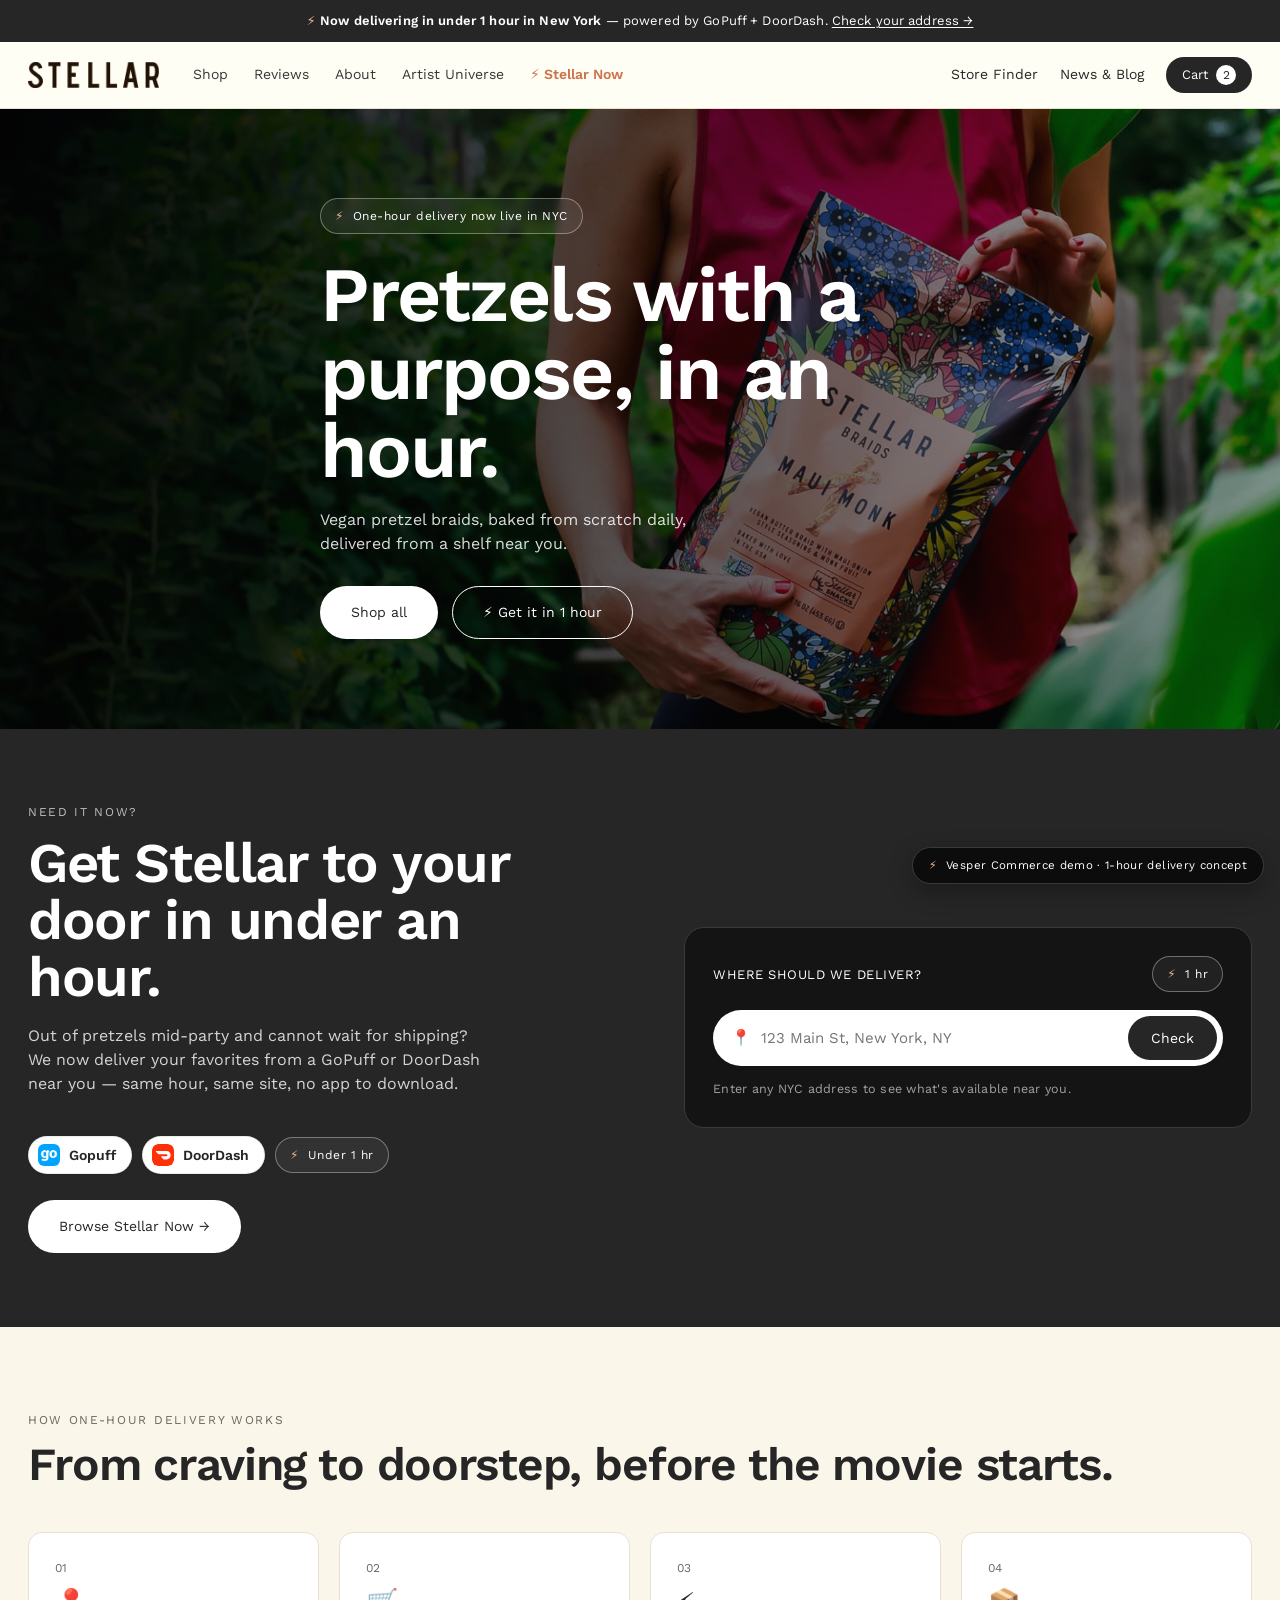
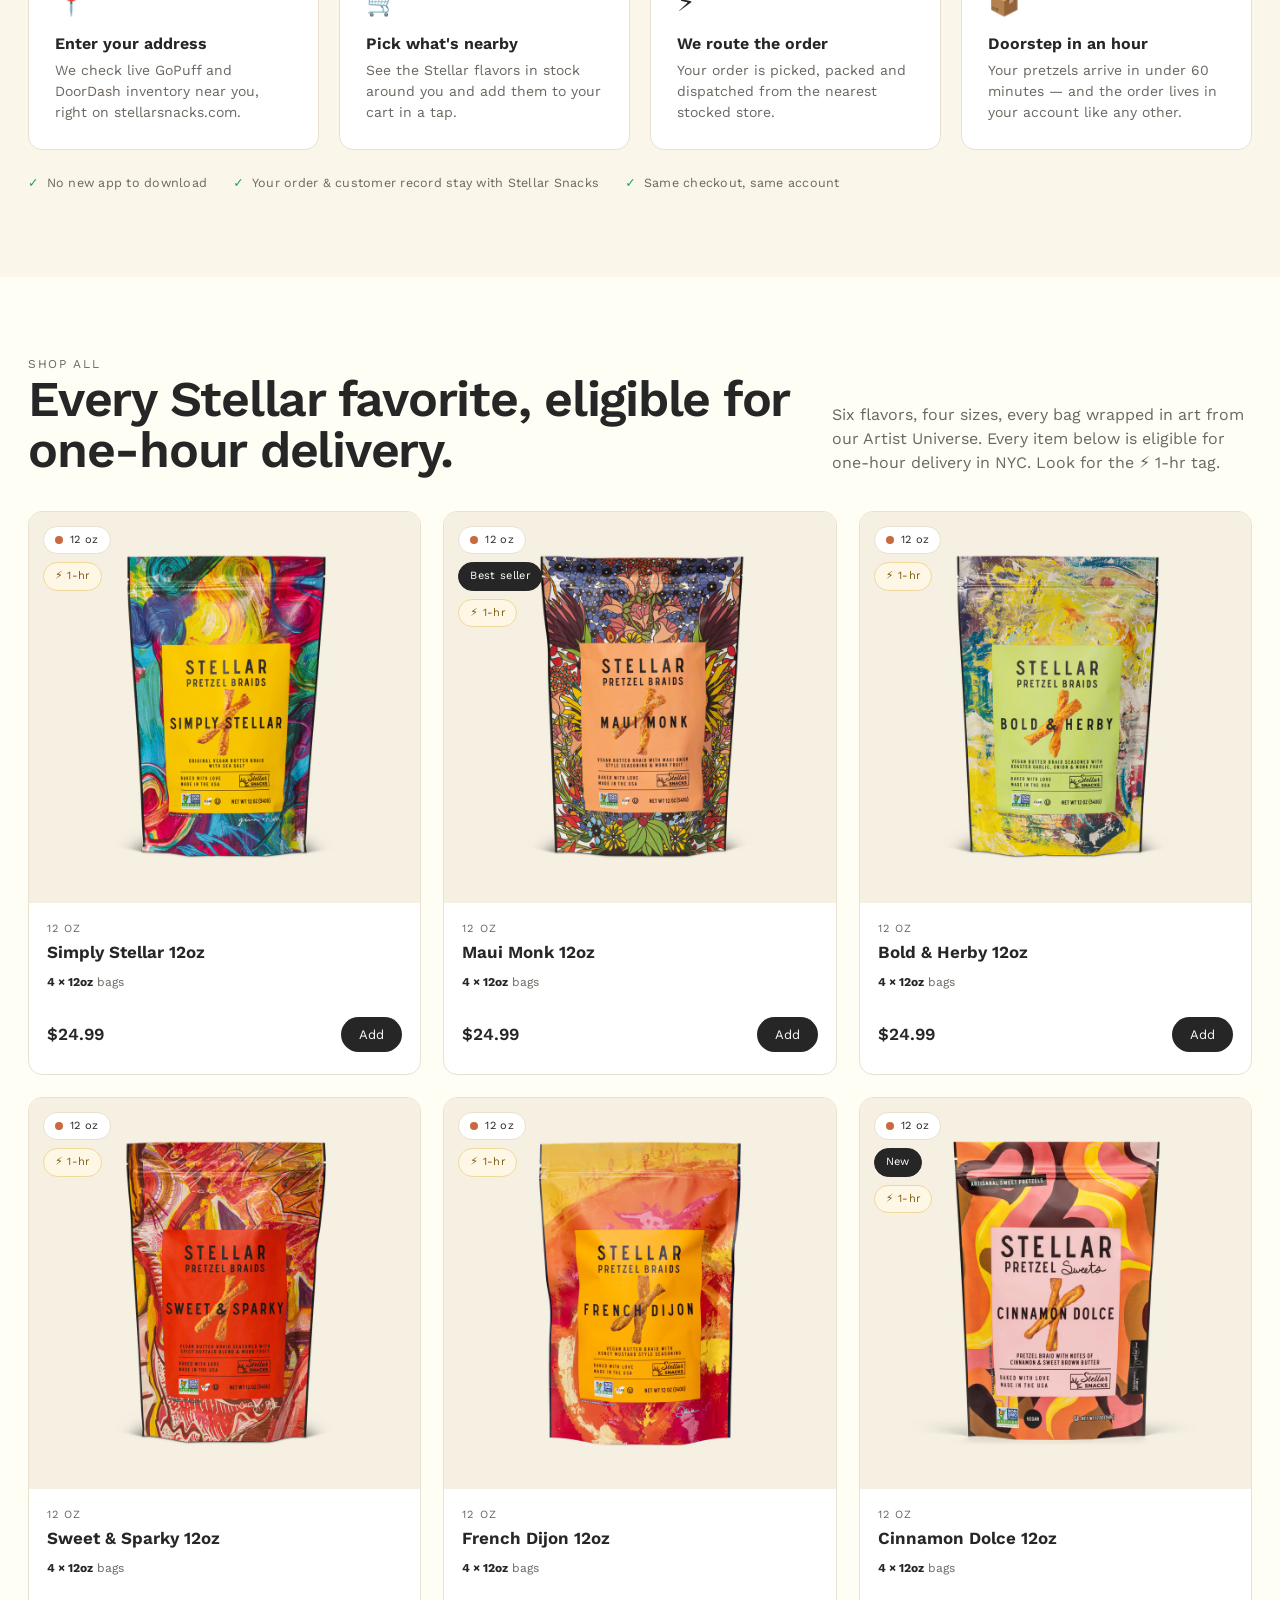
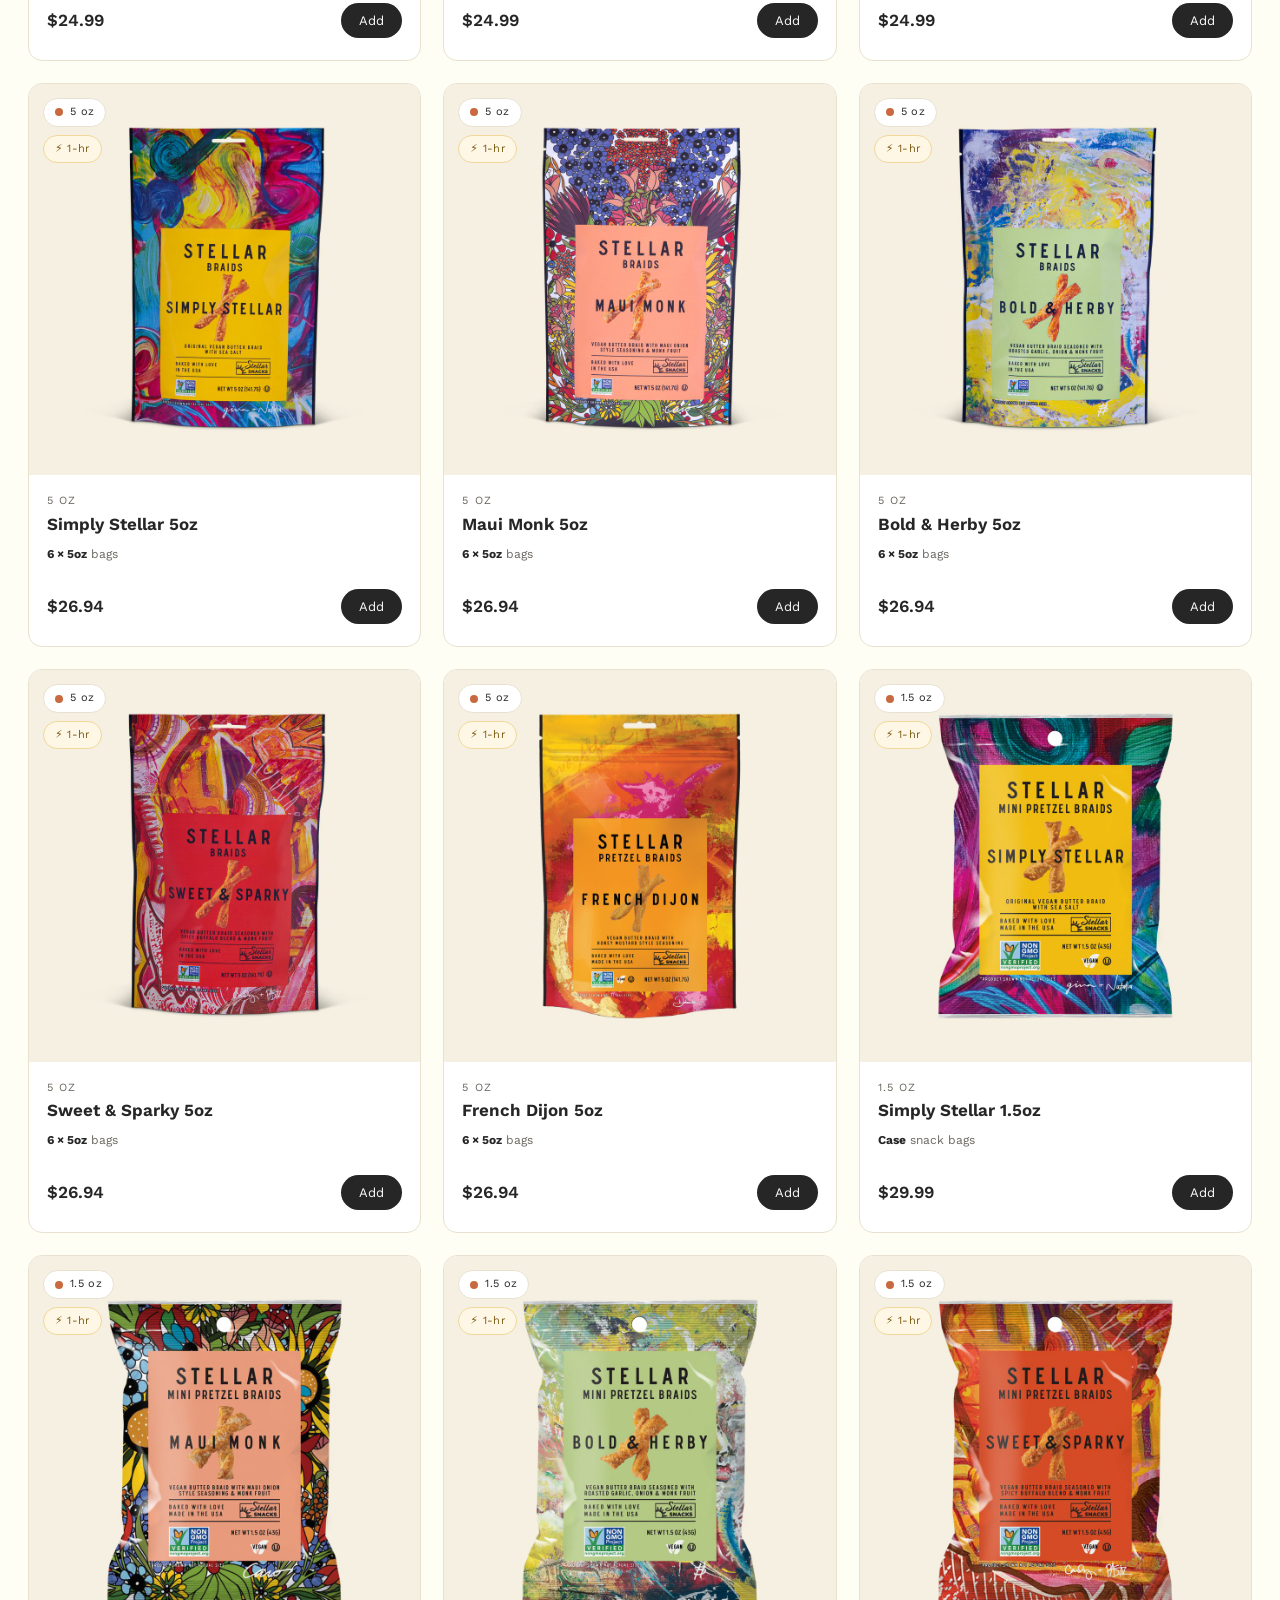
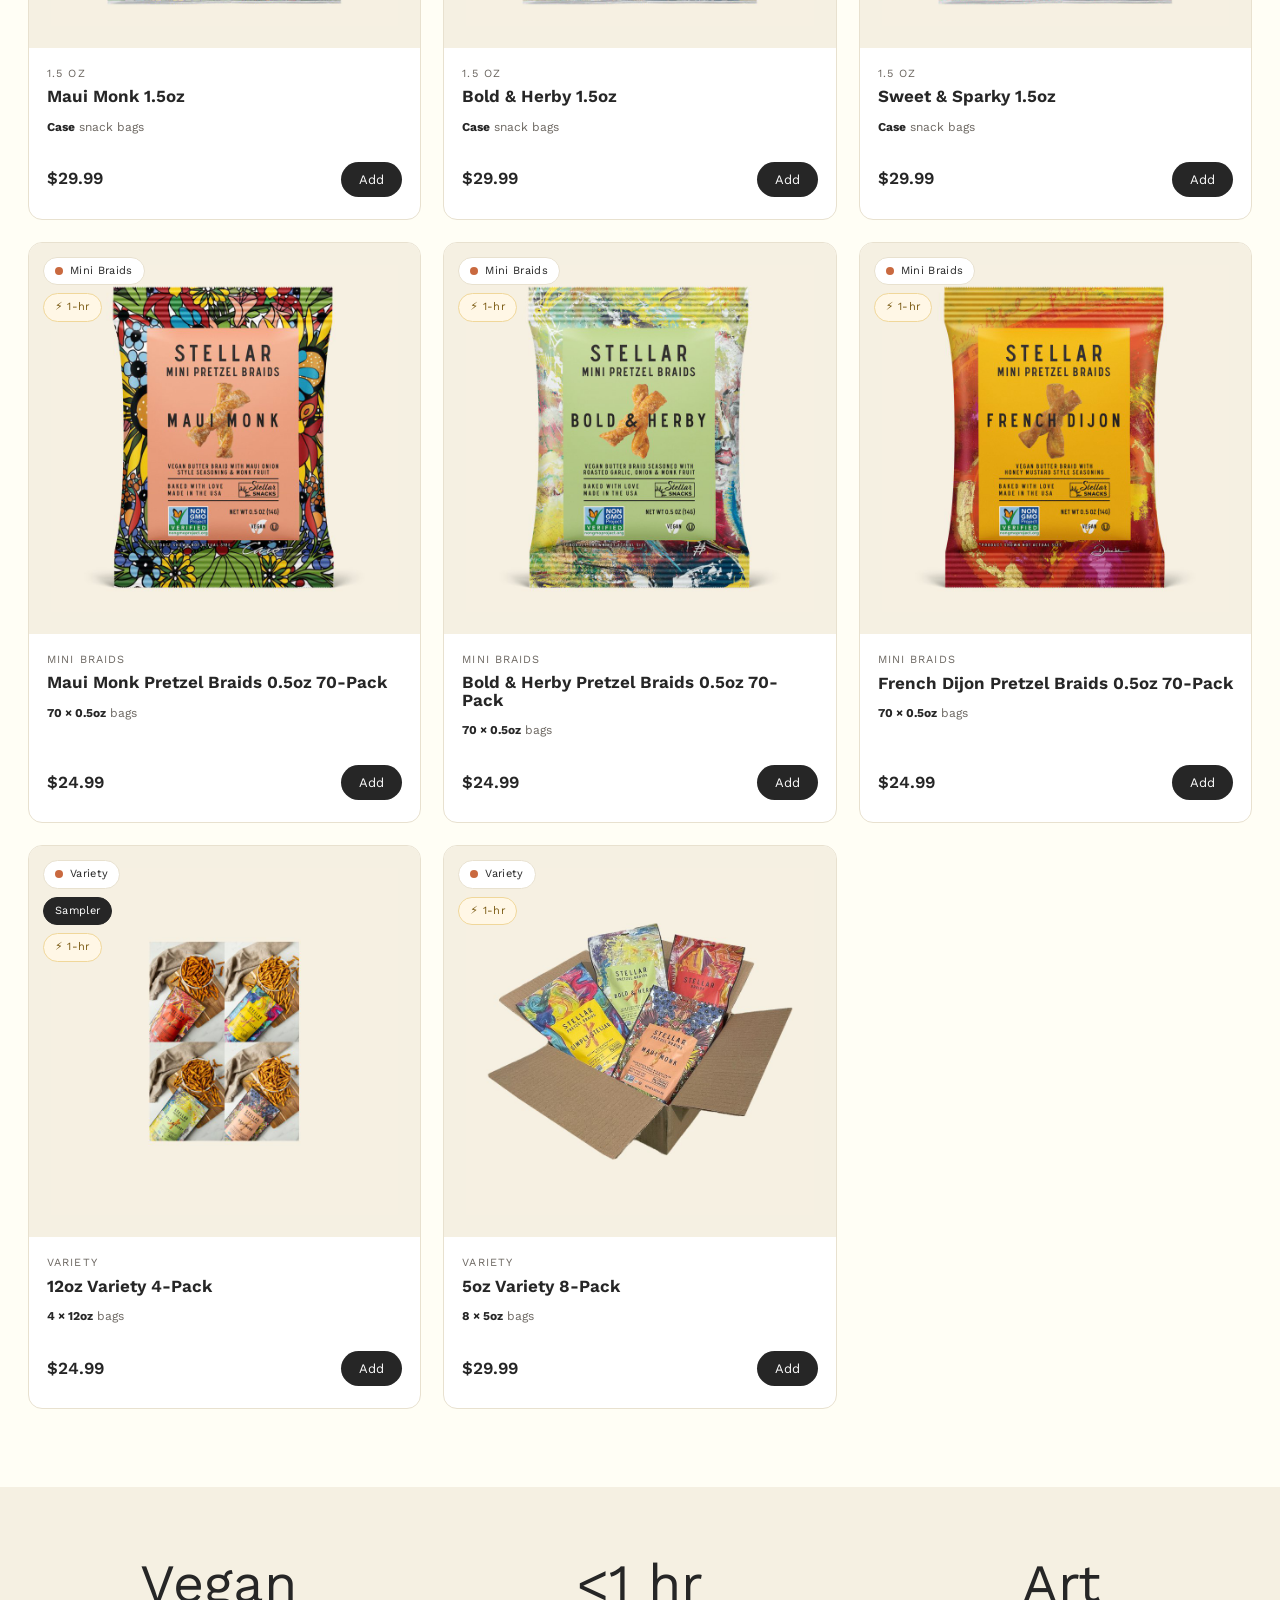
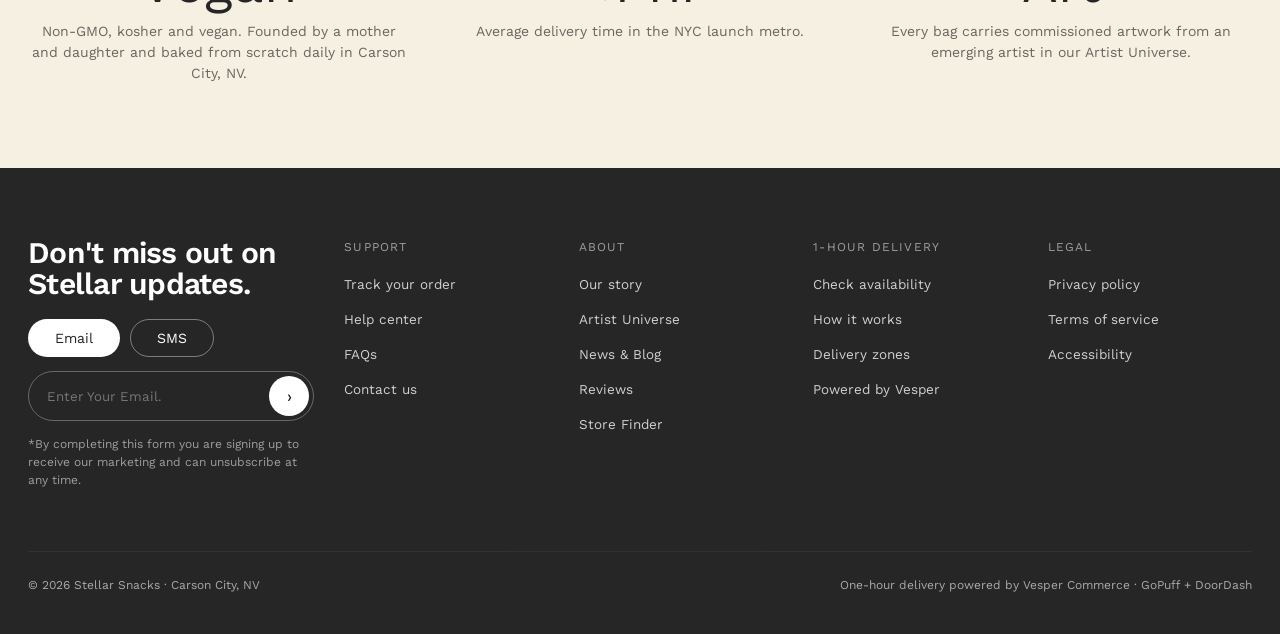
<file: index.html>
<!doctype html>
<html lang="en">
<head>
<meta charset="utf-8" />
<meta name="viewport" content="width=device-width, initial-scale=1" />
<title>Stellar Snacks — now with one-hour delivery</title>
<meta name="description" content="Stellar Snacks vegan pretzel braids, delivered in about an hour via GoPuff and DoorDash." />
<link rel="preconnect" href="https://fonts.googleapis.com" />
<link rel="preconnect" href="https://fonts.gstatic.com" crossorigin />
<link href="https://fonts.googleapis.com/css2?family=Work+Sans:wght@400;500;600;700&display=swap" rel="stylesheet" />
<link rel="stylesheet" href="styles.css" />
<link rel="icon" href="assets/p1.jpg" />
</head>
<body>

<!-- Announcement -->
<div class="announce">
  <span class="bolt">⚡</span> <b>Now delivering in under 1 hour in New York</b> — powered by GoPuff + DoorDash. <a href="#onehour">Check your address →</a>
</div>

<!-- Header -->
<header class="header">
  <nav class="nav">
    <a class="brand" href="index.html"><img class="brand-logo" src="assets/logo.png" alt="Stellar Snacks" /></a>
    <div class="nav-links">
      <a href="index.html#shop">Shop</a>
      <a href="#">Reviews</a>
      <a href="#">About</a>
      <a href="#">Artist Universe</a>
      <a href="stellarsnacks-now.html" style="color:var(--gold);font-weight:600">⚡ Stellar Now</a>
    </div>
    <div class="nav-right">
      <a class="hide-sm" href="#">Store Finder</a>
      <a class="hide-sm" href="#">News &amp; Blog</a>
      <button class="hamburger" onclick="openMenu()" aria-label="Open menu"><svg viewBox="0 0 24 24" fill="none" stroke="currentColor" stroke-width="2" stroke-linecap="round"><line x1="3" y1="6" x2="21" y2="6"/><line x1="3" y1="12" x2="21" y2="12"/><line x1="3" y1="18" x2="21" y2="18"/></svg></button>
      <a href="checkout.html" class="cart-pill" onclick="event.preventDefault();openCart()">Cart <span class="cart-count" id="cartCount">2</span></a>
    </div>
  </nav>
</header>

<!-- Hero -->
<section class="hero">
  <div class="hero-media" style="background-image:linear-gradient(100deg,rgba(6,8,14,.62) 0%,rgba(6,8,14,.30) 48%,rgba(6,8,14,.12) 100%),url('assets/hero.jpg');background-size:cover;background-position:center"></div>
  <div class="wrap hero-inner">
    <div class="delivery-badge" style="margin-bottom:22px"><span class="bolt">⚡</span> One-hour delivery now live in NYC</div>
    <h1 class="serif">Pretzels with a purpose, in an hour.</h1>
    <p class="sub">Vegan pretzel braids, baked from scratch daily, delivered from a shelf near you.</p>
    <div class="hero-cta">
      <a href="#shop" class="btn btn-white">Shop all</a>
      <a href="#onehour" class="btn btn-outline" style="color:#fff">⚡ Get it in 1 hour</a>
    </div>
  </div>
</section>

<!-- ===== SIGNATURE 1-HOUR DELIVERY BAND ===== -->
<section class="delivery-band" id="onehour">
  <div class="wrap grid">
    <div>
      <div class="eyebrow" style="color:rgba(255,255,255,.7)">Need it now?</div>
      <h2 class="serif" style="margin-top:14px">Get Stellar to your door in under an hour.</h2>
      <p class="lede">Out of pretzels mid-party and cannot wait for shipping? We now deliver your favorites from a GoPuff or DoorDash near you — same hour, same site, no app to download.</p>
      <div class="retailer-chips" style="margin-top:24px">
        <span class="chip"><img class="logo" src="assets/gopuff-icon.png" alt="GoPuff" /> Gopuff</span>
        <span class="chip"><img class="logo" src="assets/doordash-icon.svg" alt="DoorDash" /> DoorDash</span>
        <span class="delivery-badge"><span class="bolt">⚡</span> Under 1 hr</span>
      </div>
      <div style="margin-top:26px">
        <a href="stellarsnacks-now.html" class="btn btn-white">Browse Stellar Now →</a>
      </div>
    </div>

    <div class="addr-card">
      <div class="row-top">
        <div style="font-family:var(--mono);font-size:13px;letter-spacing:.04em">WHERE SHOULD WE DELIVER?</div>
        <div class="delivery-badge"><span class="bolt">⚡</span> 1 hr</div>
      </div>
      <div class="addr-field">
        <span aria-hidden="true">📍</span>
        <input id="addrInput" type="text" placeholder="123 Main St, New York, NY" />
        <button class="btn btn-dark" onclick="checkAvailability()">Check</button>
      </div>
      <div class="addr-note">Enter any NYC address to see what's available near you.</div>

      <div class="avail-result" id="availResult">
        <div class="avail-head"><span>✓</span> Available near you — delivered in under 1 hour</div>
        <div class="mini-prod">
          <img src="assets/p7.jpg" alt="" />
          <div class="info"><div class="name">Maui Monk · 5oz bag</div><div class="meta">Single bag · $4.99</div></div>
          <button class="mini-add" onclick="addToCart()">Add</button>
        </div>
        <div class="mini-prod">
          <img src="assets/p6.jpg" alt="" />
          <div class="info"><div class="name">Simply Stellar · 5oz bag</div><div class="meta">Single bag · $4.99</div></div>
          <button class="mini-add" onclick="addToCart()">Add</button>
        </div>
        <div class="mini-prod">
          <img src="assets/p14.jpg" alt="" />
          <div class="info"><div class="name">Sweet &amp; Sparky · 1.5oz <span style="opacity:.6">(trial)</span></div><div class="meta">Snack bag · $1.99</div></div>
          <button class="mini-add" onclick="addToCart()">Add</button>
        </div>
        <a href="checkout.html" class="btn btn-white btn-block" style="margin-top:16px">View cart · check out →</a>
      </div>
    </div>
  </div>
</section>

<!-- How it works -->
<section class="how">
  <div class="wrap">
    <div class="eyebrow">How one-hour delivery works</div>
    <h2 class="serif" style="font-size:clamp(30px,3.6vw,46px);margin-top:12px">From craving to doorstep, before the movie starts.</h2>
    <div class="steps">
      <div class="step"><div class="num">01</div><div class="icon">📍</div><h3>Enter your address</h3><p>We check live GoPuff and DoorDash inventory near you, right on stellarsnacks.com.</p></div>
      <div class="step"><div class="num">02</div><div class="icon">🛒</div><h3>Pick what's nearby</h3><p>See the Stellar flavors in stock around you and add them to your cart in a tap.</p></div>
      <div class="step"><div class="num">03</div><div class="icon">⚡</div><h3>We route the order</h3><p>Your order is picked, packed and dispatched from the nearest stocked store.</p></div>
      <div class="step"><div class="num">04</div><div class="icon">📦</div><h3>Doorstep in an hour</h3><p>Your pretzels arrive in under 60 minutes — and the order lives in your account like any other.</p></div>
    </div>
    <div class="assurance">
      <span><span class="tick">✓</span> No new app to download</span>
      <span><span class="tick">✓</span> Your order &amp; customer record stay with Stellar Snacks</span>
      <span><span class="tick">✓</span> Same checkout, same account</span>
    </div>
  </div>
</section>

<!-- Product grid -->
<section class="section" id="shop">
  <div class="wrap">
    <div class="section-head">
      <div>
        <div class="eyebrow">Shop all</div>
        <h2 class="serif">Every Stellar favorite, eligible for one-hour delivery.</h2>
      </div>
      <p>Six flavors, four sizes, every bag wrapped in art from our Artist Universe. Every item below is eligible for one-hour delivery in NYC. Look for the <span style="white-space:nowrap">⚡ 1-hr</span> tag.</p>
    </div>

    <div class="prod-grid" id="prodGrid">
      <!-- cards injected by app.js -->
    </div>
  </div>
</section>

<!-- Value strip -->
<section class="value-strip">
  <div class="wrap value-grid">
    <div><div class="big">Vegan</div><p>Non-GMO, kosher and vegan. Founded by a mother and daughter and baked from scratch daily in Carson City, NV.</p></div>
    <div><div class="big">&lt;1 hr</div><p>Average delivery time in the NYC launch metro.</p></div>
    <div><div class="big">Art</div><p>Every bag carries commissioned artwork from an emerging artist in our Artist Universe.</p></div>
  </div>
</section>

<!-- Footer -->
<footer class="footer">
  <div class="wrap">
    <div class="top">
      <div class="updates">
        <h3 class="serif">Don't miss out on Stellar updates.</h3>
        <div class="toggle">
          <button class="btn btn-white">Email</button>
          <button class="btn btn-outline" style="color:#fff">SMS</button>
        </div>
        <div class="subscribe"><input placeholder="Enter Your Email." /><button>›</button></div>
        <p style="font-size:12px;opacity:.55;margin-top:14px;max-width:320px">*By completing this form you are signing up to receive our marketing and can unsubscribe at any time.</p>
      </div>
      <div><div class="colhead">Support</div><ul><li><a href="#">Track your order</a></li><li><a href="#">Help center</a></li><li><a href="#">FAQs</a></li><li><a href="#">Contact us</a></li></ul></div>
      <div><div class="colhead">About</div><ul><li><a href="#">Our story</a></li><li><a href="#">Artist Universe</a></li><li><a href="#">News &amp; Blog</a></li><li><a href="#">Reviews</a></li><li><a href="#">Store Finder</a></li></ul></div>
      <div><div class="colhead">1-Hour Delivery</div><ul><li><a href="#onehour">Check availability</a></li><li><a href="#onehour">How it works</a></li><li><a href="#">Delivery zones</a></li><li><a href="#">Powered by Vesper</a></li></ul></div>
      <div><div class="colhead">Legal</div><ul><li><a href="#">Privacy policy</a></li><li><a href="#">Terms of service</a></li><li><a href="#">Accessibility</a></li></ul></div>
    </div>
    <div class="base"><span>© 2026 Stellar Snacks · Carson City, NV</span><span>One-hour delivery powered by Vesper Commerce · GoPuff + DoorDash</span></div>
  </div>
</footer>

<div class="demo-ribbon"><span class="bolt">⚡</span> Vesper Commerce demo · 1-hour delivery concept</div>

<script src="app.js"></script>
</body>
</html>
</file>
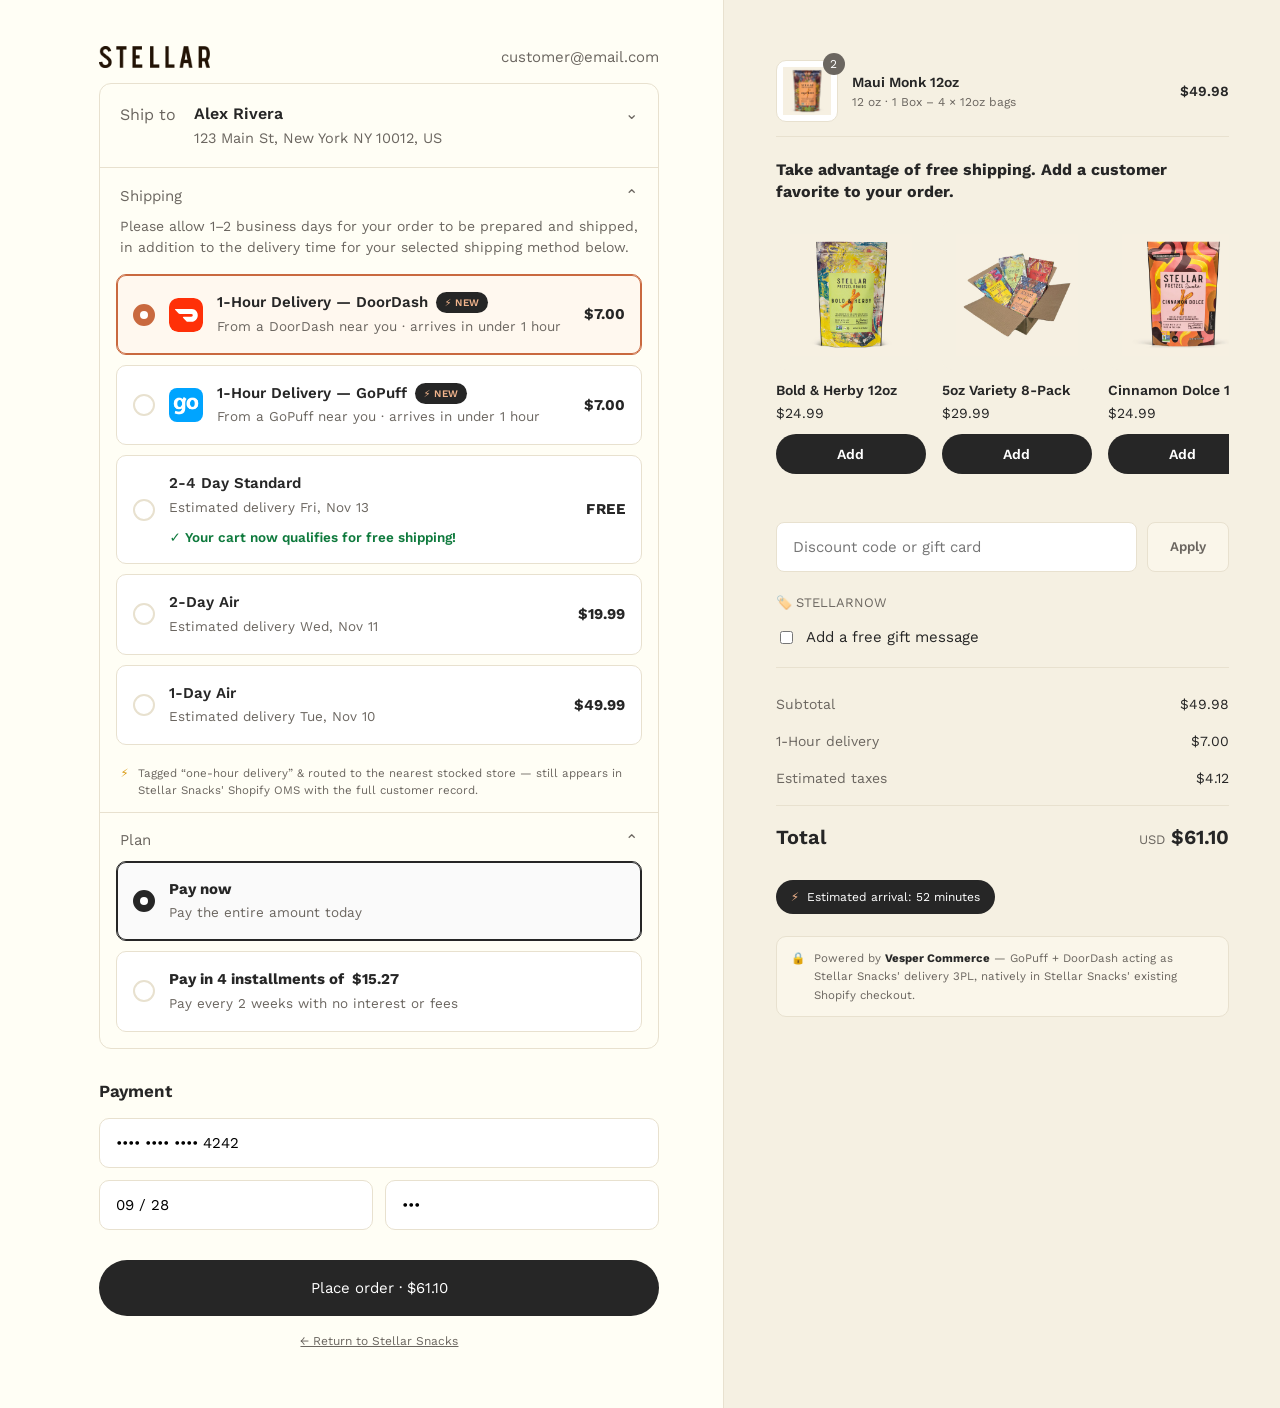
<file: checkout.html>
<!doctype html>
<html lang="en">
<head>
<meta charset="utf-8" />
<meta name="viewport" content="width=device-width, initial-scale=1" />
<title>Checkout | Stellar Snacks</title>
<link rel="preconnect" href="https://fonts.googleapis.com" />
<link rel="preconnect" href="https://fonts.gstatic.com" crossorigin />
<link href="https://fonts.googleapis.com/css2?family=Work+Sans:wght@400;500;600;700&display=swap" rel="stylesheet" />
<link rel="stylesheet" href="styles.css" />
<link rel="icon" href="assets/p1.jpg" />
</head>
<body>

<div class="checkout">
  <!-- LEFT -->
  <div class="co-left">
    <div class="inner">
      <div class="co-topbar">
        <a href="index.html" class="co-logo"><img src="assets/logo.png" alt="Stellar Snacks" style="height:22px;width:auto" /></a>
        <span class="email">customer@email.com</span>
      </div>

      <!-- Ship to -->
      <div class="co-card">
        <div class="ship-to">
          <span class="k">Ship to</span>
          <span class="v"><b>Alex Rivera</b><div>123 Main St, New York NY 10012, US</div></span>
          <span class="chev">⌄</span>
        </div>

        <!-- Shipping -->
        <div class="co-block">
          <div class="bh"><span class="t">Shipping</span><span class="chev" style="color:var(--gray)">⌃</span></div>
          <div class="note">Please allow 1–2 business days for your order to be prepared and shipped, in addition to the delivery time for your selected shipping method below.</div>
          <div class="opts" id="shipOpts">

            <!-- 1-hour delivery options (the Vesper addition) -->
            <label class="co-opt onehr selected" data-cost="7.00" data-label="1-Hour delivery" onclick="selectShip(this)">
              <span class="radio"></span>
              <span class="ret"><img src="assets/doordash-icon.svg" alt="DoorDash" /></span>
              <span class="body">
                <span class="n">1-Hour Delivery — DoorDash <span class="badge-1hr">⚡ NEW</span></span>
                <span class="d">From a DoorDash near you · arrives in under 1 hour</span>
              </span>
              <span class="amt">$7.00</span>
            </label>

            <label class="co-opt onehr" data-cost="7.00" data-label="1-Hour delivery" onclick="selectShip(this)">
              <span class="radio"></span>
              <span class="ret"><img src="assets/gopuff-icon.png" alt="GoPuff" /></span>
              <span class="body">
                <span class="n">1-Hour Delivery — GoPuff <span class="badge-1hr">⚡ NEW</span></span>
                <span class="d">From a GoPuff near you · arrives in under 1 hour</span>
              </span>
              <span class="amt">$7.00</span>
            </label>

            <!-- standard Stellar Snacks shipping tiers -->
            <label class="co-opt" data-cost="0" data-label="2-4 Day Standard" onclick="selectShip(this)">
              <span class="radio"></span>
              <span class="body">
                <span class="n">2-4 Day Standard</span>
                <span class="d">Estimated delivery Fri, Nov 13</span>
                <span class="free-ok">✓ Your cart now qualifies for free shipping!</span>
              </span>
              <span class="amt free">FREE</span>
            </label>

            <label class="co-opt" data-cost="19.99" data-label="2-Day Air" onclick="selectShip(this)">
              <span class="radio"></span>
              <span class="body">
                <span class="n">2-Day Air</span>
                <span class="d">Estimated delivery Wed, Nov 11</span>
              </span>
              <span class="amt">$19.99</span>
            </label>

            <label class="co-opt" data-cost="49.99" data-label="1-Day Air" onclick="selectShip(this)">
              <span class="radio"></span>
              <span class="body">
                <span class="n">1-Day Air</span>
                <span class="d">Estimated delivery Tue, Nov 10</span>
              </span>
              <span class="amt">$49.99</span>
            </label>

          </div>
          <div class="note" id="routeNote" style="display:flex;gap:9px;color:var(--gray);font-family:var(--mono);font-size:11.5px">
            <span style="color:#d99a12">⚡</span>
            <span>Tagged “one-hour delivery” &amp; routed to the nearest stocked store — still appears in Stellar Snacks' Shopify OMS with the full customer record.</span>
          </div>
        </div>

        <!-- Plan -->
        <div class="co-block co-plan">
          <div class="bh"><span class="t">Plan</span><span class="chev" style="color:var(--gray)">⌃</span></div>
          <div class="opts" id="planOpts">
            <label class="co-opt selected" onclick="selectPlan(this)">
              <span class="radio"></span>
              <span class="body"><span class="n">Pay now</span><span class="d">Pay the entire amount today</span></span>
            </label>
            <label class="co-opt" onclick="selectPlan(this)">
              <span class="radio"></span>
              <span class="body"><span class="n">Pay in 4 installments of <span id="instAmt">$15.28</span></span><span class="d">Pay every 2 weeks with no interest or fees</span></span>
            </label>
          </div>
        </div>
      </div>

      <!-- Payment -->
      <div class="co-section-title">Payment</div>
      <input class="co-field" placeholder="Card number" value="•••• •••• •••• 4242" />
      <div class="co-row">
        <input class="co-field" placeholder="Expiration (MM/YY)" value="09 / 28" />
        <input class="co-field" placeholder="Security code" value="•••" />
      </div>

      <button class="btn btn-dark btn-block btn-lg" id="placeBtn" style="margin-top:18px" onclick="placeOrder()">Place order · $61.10</button>
      <p style="font-size:12px;color:var(--gray);text-align:center;margin-top:16px"><a href="index.html" style="text-decoration:underline">← Return to Stellar Snacks</a></p>
    </div>
  </div>

  <!-- RIGHT: order summary -->
  <div class="co-right">
    <div class="inner">
      <div class="os-item">
        <div class="im"><img src="assets/p1.jpg" alt="" /><span class="q">2</span></div>
        <div class="nm"><div class="t">Maui Monk 12oz</div><div class="s">12 oz · 1 Box – 4 × 12oz bags</div></div>
        <div class="pr">$49.98</div>
      </div>

      <!-- upsell rail -->
      <div class="upsell-title">Take advantage of free shipping. Add a customer favorite to your order.</div>
      <div class="upsell-rail">
        <div class="upsell-card"><div class="im"><img src="assets/p2.jpg" alt="" /></div><div class="nm">Bold &amp; Herby 12oz</div><div class="pr">$24.99</div><button class="add" onclick="addToCart()">Add</button></div>
        <div class="upsell-card"><div class="im"><img src="assets/p19.jpg" alt="" /></div><div class="nm">5oz Variety 8-Pack</div><div class="pr">$29.99</div><button class="add" onclick="addToCart()">Add</button></div>
        <div class="upsell-card"><div class="im"><img src="assets/p5.jpg" alt="" /></div><div class="nm">Cinnamon Dolce 12oz</div><div class="pr">$24.99</div><button class="add" onclick="addToCart()">Add</button></div>
        <div class="upsell-card"><div class="im"><img src="assets/p16.jpg" alt="" /></div><div class="nm">Bold &amp; Herby Mini Braids 70-Pack</div><div class="pr">$24.99</div><button class="add" onclick="addToCart()">Add</button></div>
      </div>

      <!-- discount -->
      <div class="co-discount">
        <input placeholder="Discount code or gift card" />
        <button>Apply</button>
      </div>
      <div class="co-discount-tag">🏷️ STELLARNOW</div>
      <div class="co-gift"><input type="checkbox" /> Add a free gift message</div>

      <!-- totals -->
      <div class="os-line"><span class="muted">Subtotal</span><span>$49.98</span></div>
      <div class="os-line"><span class="muted" id="sumShipLabel">1-Hour delivery</span><span id="sumShip">$7.00</span></div>
      <div class="os-line"><span class="muted">Estimated taxes</span><span>$4.12</span></div>
      <div class="os-line total"><span>Total</span><span><span style="font-size:13px;color:var(--gray);font-weight:400;margin-right:6px">USD</span><span id="sumTotal">$61.10</span></span></div>

      <div class="eta-badge" style="margin-top:20px"><span class="bolt">⚡</span> Estimated arrival: 52 minutes</div>
      <div class="co-note" style="margin-top:8px;border-style:solid"><span>🔒</span> <span>Powered by <b>Vesper Commerce</b> — GoPuff + DoorDash acting as Stellar Snacks' delivery 3PL, natively in Stellar Snacks' existing Shopify checkout.</span></div>
    </div>
  </div>
</div>

<script src="app.js"></script>
</body>
</html>
</file>
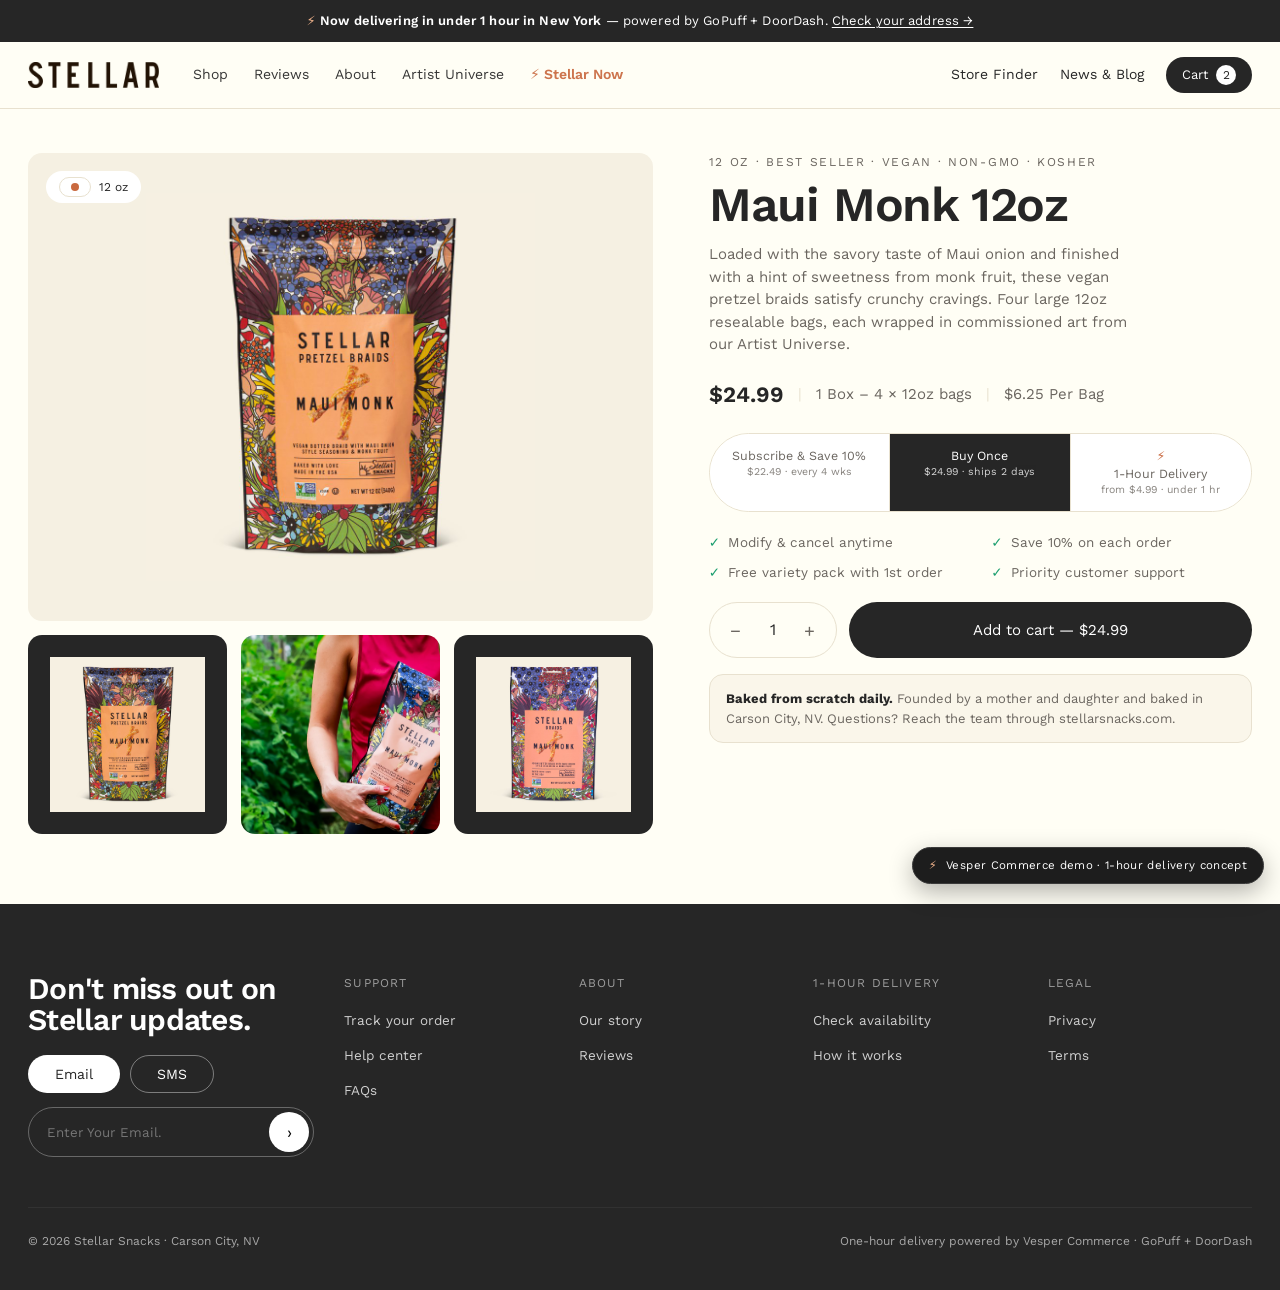
<file: product.html>
<!doctype html>
<html lang="en">
<head>
<meta charset="utf-8" />
<meta name="viewport" content="width=device-width, initial-scale=1" />
<title>Maui Monk 12oz | Stellar Snacks</title>
<link rel="preconnect" href="https://fonts.googleapis.com" />
<link rel="preconnect" href="https://fonts.gstatic.com" crossorigin />
<link href="https://fonts.googleapis.com/css2?family=Work+Sans:wght@400;500;600;700&display=swap" rel="stylesheet" />
<link rel="stylesheet" href="styles.css" />
<link rel="icon" href="assets/p1.jpg" />
</head>
<body>

<div class="announce">
  <span class="bolt">⚡</span> <b>Now delivering in under 1 hour in New York</b> — powered by GoPuff + DoorDash. <a href="#onehr">Check your address →</a>
</div>

<!-- light header on PDP, like stellarsnacks.com -->
<header class="header light">
  <nav class="nav">
    <a class="brand" href="index.html"><img class="brand-logo" src="assets/logo.png" alt="Stellar Snacks" /></a>
    <div class="nav-links">
      <a href="index.html#shop">Shop</a>
      <a href="#">Reviews</a>
      <a href="#">About</a>
      <a href="#">Artist Universe</a>
      <a href="stellarsnacks-now.html" style="color:var(--gold);font-weight:600">⚡ Stellar Now</a>
    </div>
    <div class="nav-right">
      <a class="hide-sm" href="#">Store Finder</a>
      <a class="hide-sm" href="#">News &amp; Blog</a>
      <button class="hamburger" onclick="openMenu()" aria-label="Open menu"><svg viewBox="0 0 24 24" fill="none" stroke="currentColor" stroke-width="2" stroke-linecap="round"><line x1="3" y1="6" x2="21" y2="6"/><line x1="3" y1="12" x2="21" y2="12"/><line x1="3" y1="18" x2="21" y2="18"/></svg></button>
      <a href="checkout.html" class="cart-pill" onclick="event.preventDefault();openCart()">Cart <span class="cart-count" id="cartCount">2</span></a>
    </div>
  </nav>
</header>

<div class="wrap">
  <div class="pdp">
    <!-- media -->
    <div class="pdp-media">
      <div class="main">
        <div class="line-flag"><span class="tag line gold"><span class="dot"></span></span> 12 oz</div>
        <img src="assets/p1.jpg" alt="Stellar Snacks Maui Monk 12oz pretzel braids bag" />
      </div>
      <div class="thumbs">
        <div><img src="assets/p1.jpg" alt="" /></div>
        <div><img src="assets/hero.jpg" alt="" style="max-height:100%;object-fit:cover;width:100%;height:100%" /></div>
        <div><img src="assets/p7.jpg" alt="" /></div>
      </div>
    </div>

    <!-- info -->
    <div class="pdp-info">
      <div class="eyebrow" style="margin-bottom:10px">12 oz · Best seller · Vegan · Non-GMO · Kosher</div>
      <h1 class="serif">Maui Monk 12oz</h1>
      <p class="desc">Loaded with the savory taste of Maui onion and finished with a hint of sweetness from monk fruit, these vegan pretzel braids satisfy crunchy cravings. Four large 12oz resealable bags, each wrapped in commissioned art from our Artist Universe.</p>

      <div class="price-line">
        <span class="p">$24.99</span>
        <span class="sep">|</span>
        <span class="muted">1 Box – 4 × 12oz bags</span>
        <span class="sep">|</span>
        <span class="muted">$6.25 Per Bag</span>
      </div>

      <!-- purchase modes: Subscribe / Buy Once / 1-Hour Delivery -->
      <div class="buy-modes" id="buyModes">
        <button class="buy-mode" data-mode="subscribe" onclick="setMode('subscribe')">Subscribe &amp; Save 10%<small>$22.49 · every 4 wks</small></button>
        <button class="buy-mode active" data-mode="once" onclick="setMode('once')">Buy Once<small>$24.99 · ships 2 days</small></button>
        <button class="buy-mode onehr" data-mode="onehr" onclick="setMode('onehr')"><span class="bolt">⚡</span> 1-Hour Delivery<small>from $4.99 · under 1 hr</small></button>
      </div>

      <!-- default (subscribe/once) benefits -->
      <div class="benefits" id="stdBenefits">
        <div><span class="tick">✓</span> Modify &amp; cancel anytime</div>
        <div><span class="tick">✓</span> Save 10% on each order</div>
        <div><span class="tick">✓</span> Free variety pack with 1st order</div>
        <div><span class="tick">✓</span> Priority customer support</div>
      </div>

      <!-- 1-hour module, shown when 1-hour mode selected -->
      <div class="onehr-module" id="onehrModule" style="display:none">
        <div class="top">
          <div class="t"><span class="bolt">⚡</span> Need it today? Get it in about an hour.</div>
          <div class="retailer-chips">
            <span class="chip"><img class="logo" src="assets/gopuff-icon.png" alt="GoPuff" /> Gopuff</span>
            <span class="chip"><img class="logo" src="assets/doordash-icon.svg" alt="DoorDash" /> DoorDash</span>
          </div>
        </div>
        <div class="sub">Delivered from a GoPuff or DoorDash near you. Choose a single bag below, perfect for trying Stellar today.</div>
        <div class="addr-field">
          <span aria-hidden="true">📍</span>
          <input id="pdpAddr" type="text" placeholder="123 Main St, New York, NY" />
          <button class="btn btn-dark" onclick="pdpCheck()">Check</button>
        </div>
        <div id="pdpAvail" style="display:none">
          <div class="avail-head" style="margin-top:18px;color:#7ee0c0"><span>✓</span> In stock near you · delivered in ~52 min</div>
          <div class="mini-prod"><img src="assets/p7.jpg" alt=""/><div class="info"><div class="name">Maui Monk 5oz bag</div><div class="meta">Single bag · $4.99</div></div><button class="mini-add" onclick="addToCart()">Add</button></div>
          <div class="mini-prod"><img src="assets/p1.jpg" alt=""/><div class="info"><div class="name">Maui Monk 12oz bag</div><div class="meta">Single bag · $7.49</div></div><button class="mini-add" onclick="addToCart()">Add</button></div>
          <a href="checkout.html" class="btn btn-white btn-block" style="margin-top:14px">Check out · 1-hour delivery →</a>
        </div>
        <div class="pill-note">Order &amp; customer data stay in Stellar Snacks' Shopify — routed to the nearest stocked store automatically.</div>
      </div>

      <!-- qty + add -->
      <div class="qty-row" id="stdBuyRow">
        <div class="qty"><button onclick="qty(-1)">−</button><span id="qtyVal">1</span><button onclick="qty(1)">+</button></div>
        <button class="btn btn-dark add-cta btn-lg" id="addBtn" onclick="addToCart()">Add to cart — $24.99</button>
      </div>

      <div class="guarantee"><b>Baked from scratch daily.</b> Founded by a mother and daughter and baked in Carson City, NV. Questions? Reach the team through stellarsnacks.com.</div>
    </div>
  </div>
</div>

<footer class="footer">
  <div class="wrap">
    <div class="top">
      <div class="updates">
        <h3 class="serif">Don't miss out on Stellar updates.</h3>
        <div class="toggle"><button class="btn btn-white">Email</button><button class="btn btn-outline" style="color:#fff">SMS</button></div>
        <div class="subscribe"><input placeholder="Enter Your Email." /><button>›</button></div>
      </div>
      <div><div class="colhead">Support</div><ul><li><a href="#">Track your order</a></li><li><a href="#">Help center</a></li><li><a href="#">FAQs</a></li></ul></div>
      <div><div class="colhead">About</div><ul><li><a href="#">Our story</a></li><li><a href="#">Reviews</a></li></ul></div>
      <div><div class="colhead">1-Hour Delivery</div><ul><li><a href="index.html#onehour">Check availability</a></li><li><a href="index.html#onehour">How it works</a></li></ul></div>
      <div><div class="colhead">Legal</div><ul><li><a href="#">Privacy</a></li><li><a href="#">Terms</a></li></ul></div>
    </div>
    <div class="base"><span>© 2026 Stellar Snacks · Carson City, NV</span><span>One-hour delivery powered by Vesper Commerce · GoPuff + DoorDash</span></div>
  </div>
</footer>

<div class="demo-ribbon"><span class="bolt">⚡</span> Vesper Commerce demo · 1-hour delivery concept</div>

<script src="app.js"></script>
</body>
</html>
</file>
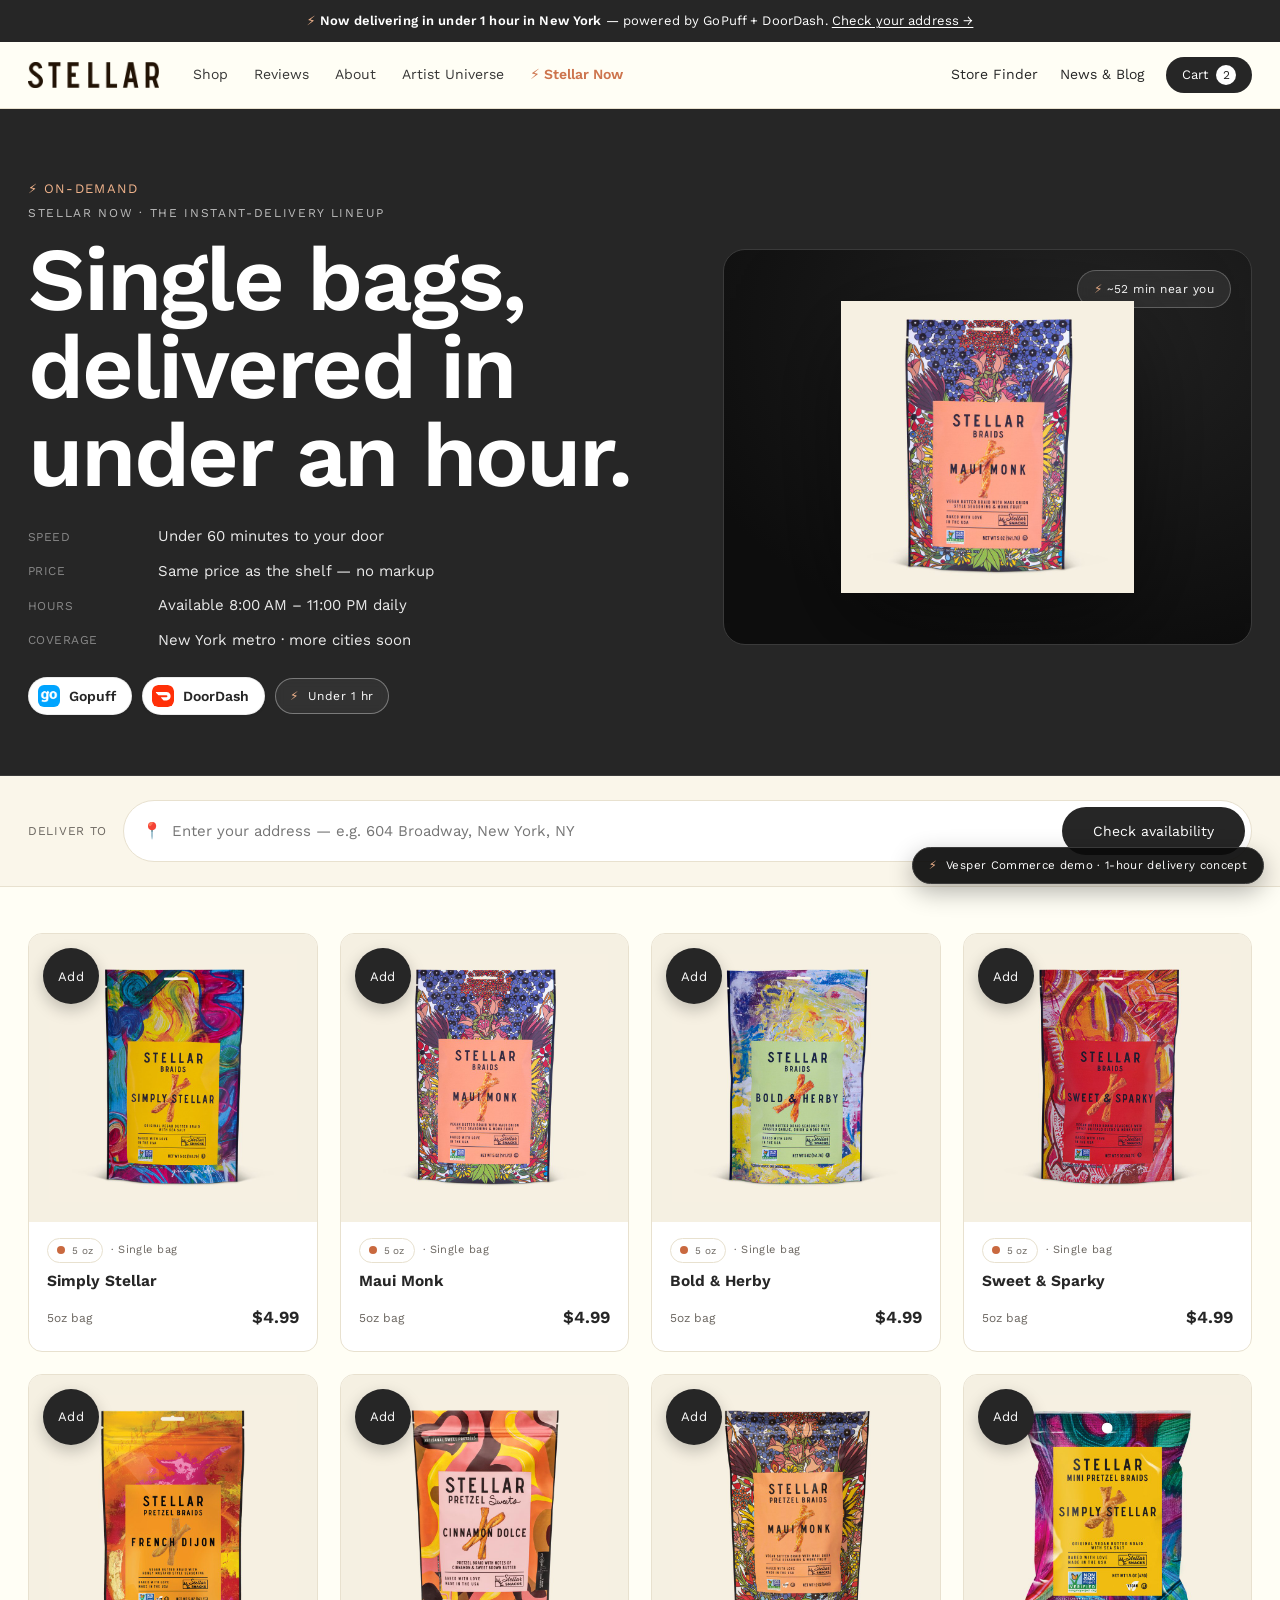
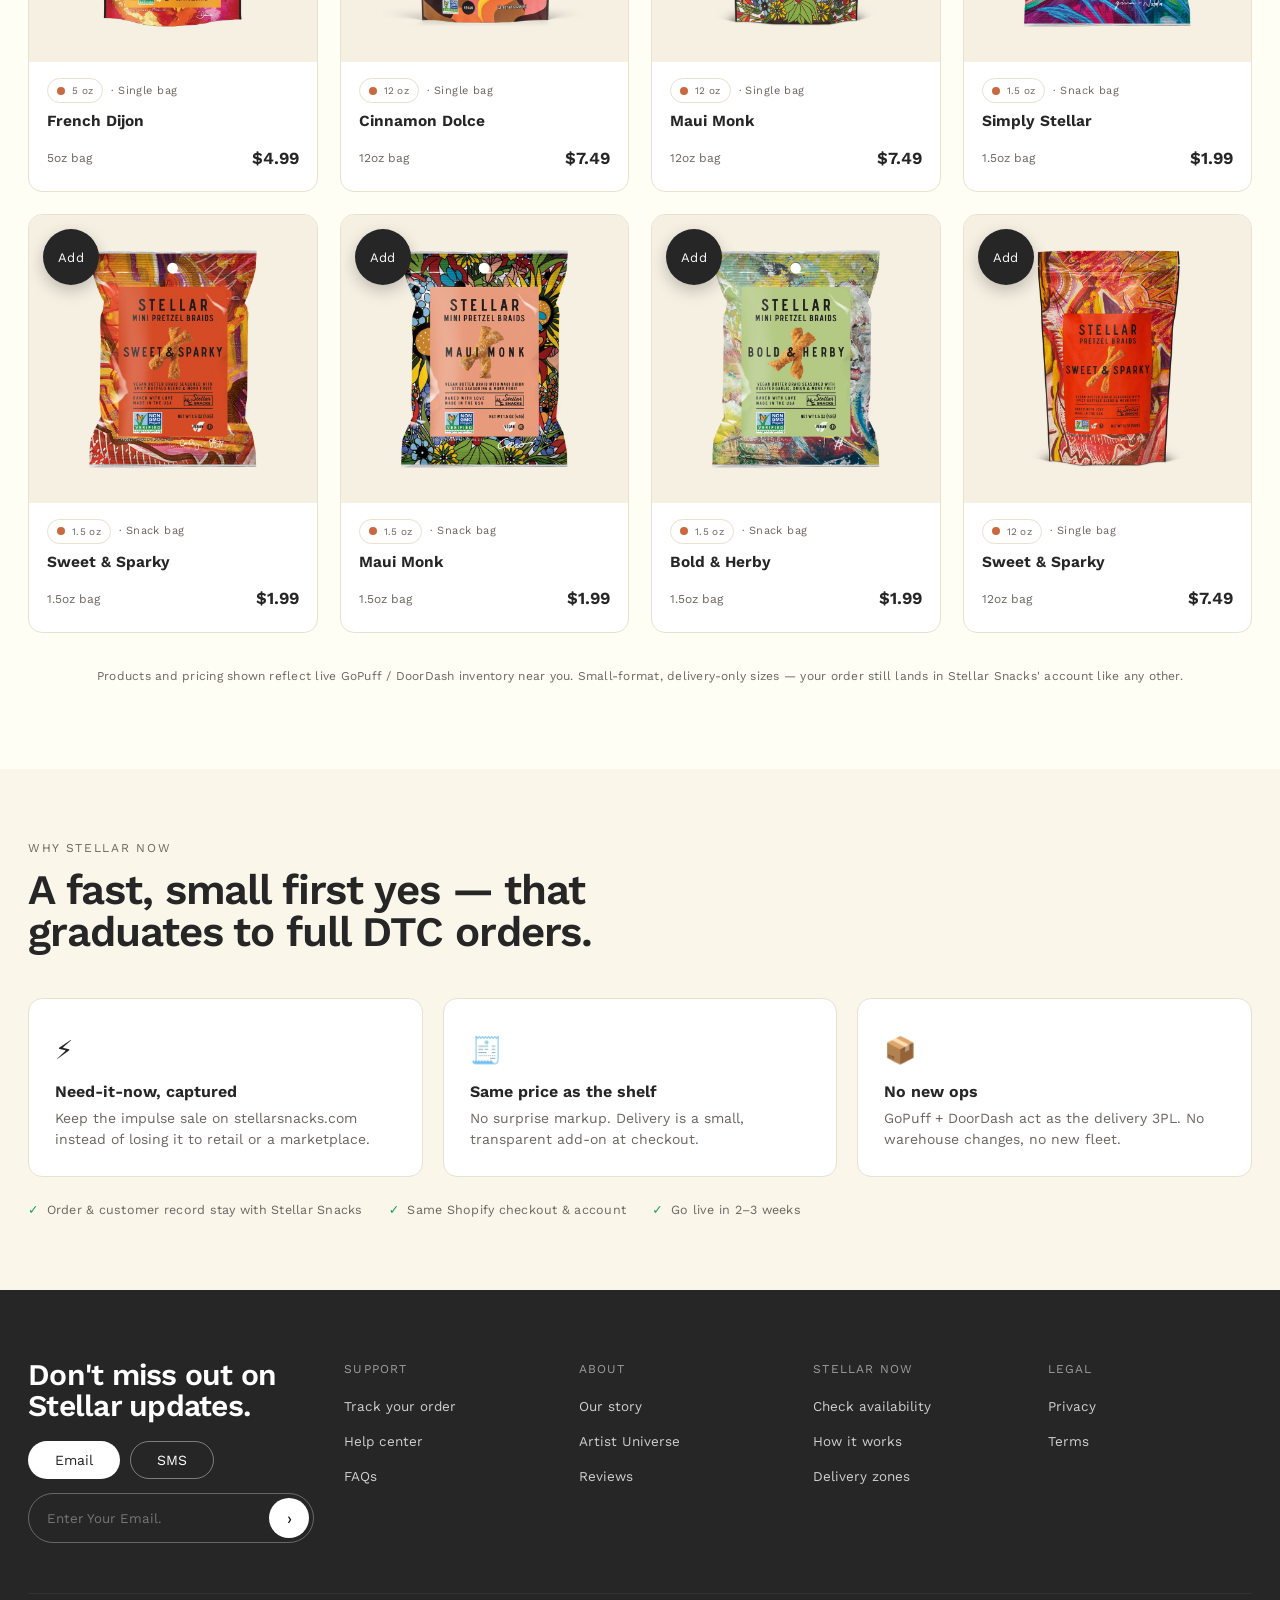
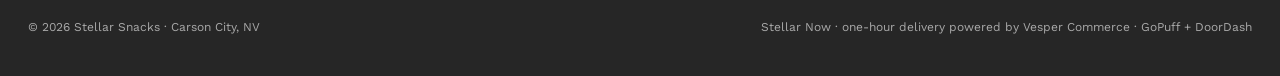
<file: stellarsnacks-now.html>
<!doctype html>
<html lang="en">
<head>
<meta charset="utf-8" />
<meta name="viewport" content="width=device-width, initial-scale=1" />
<title>Stellar Now — Delivered in under an hour | Stellar Snacks</title>
<meta name="description" content="Stellar Now: your favorite vegan pretzel braids delivered in under an hour, at the same price as the shelf. Powered by GoPuff + DoorDash." />
<link rel="preconnect" href="https://fonts.googleapis.com" />
<link rel="preconnect" href="https://fonts.gstatic.com" crossorigin />
<link href="https://fonts.googleapis.com/css2?family=Work+Sans:wght@400;500;600;700&display=swap" rel="stylesheet" />
<link rel="stylesheet" href="styles.css" />
<link rel="icon" href="assets/p1.jpg" />
</head>
<body>

<div class="announce">
  <span class="bolt">⚡</span> <b>Now delivering in under 1 hour in New York</b> — powered by GoPuff + DoorDash. <a href="#now">Check your address →</a>
</div>

<header class="header">
  <nav class="nav">
    <a class="brand" href="index.html"><img class="brand-logo" src="assets/logo.png" alt="Stellar Snacks" /></a>
    <div class="nav-links">
      <a href="index.html#shop">Shop</a>
      <a href="#">Reviews</a>
      <a href="#">About</a>
      <a href="#">Artist Universe</a>
      <a href="stellarsnacks-now.html" style="color:var(--gold);font-weight:600">⚡ Stellar Now</a>
    </div>
    <div class="nav-right">
      <a class="hide-sm" href="#">Store Finder</a>
      <a class="hide-sm" href="#">News &amp; Blog</a>
      <button class="hamburger" onclick="openMenu()" aria-label="Open menu"><svg viewBox="0 0 24 24" fill="none" stroke="currentColor" stroke-width="2" stroke-linecap="round"><line x1="3" y1="6" x2="21" y2="6"/><line x1="3" y1="12" x2="21" y2="12"/><line x1="3" y1="18" x2="21" y2="18"/></svg></button>
      <a href="checkout.html" class="cart-pill" onclick="event.preventDefault();openCart()">Cart <span class="cart-count" id="cartCount">2</span></a>
    </div>
  </nav>
</header>

<!-- HERO -->
<section class="now-hero" id="now">
  <div class="wrap grid">
    <div>
      <div class="kick">⚡ On-demand</div>
      <div class="eyebrow" style="color:rgba(255,255,255,.7)">Stellar Now · the instant-delivery lineup</div>
      <h1 class="serif">Single bags, delivered in under an hour.</h1>
      <div class="facts">
        <div><span class="k">Speed</span> Under 60 minutes to your door</div>
        <div><span class="k">Price</span> Same price as the shelf — no markup</div>
        <div><span class="k">Hours</span> Available 8:00 AM – 11:00 PM daily</div>
        <div><span class="k">Coverage</span> New York metro · more cities soon</div>
      </div>
      <div class="chips-row retailer-chips">
        <span class="chip"><img class="logo" src="assets/gopuff-icon.png" alt="GoPuff" /> Gopuff</span>
        <span class="chip"><img class="logo" src="assets/doordash-icon.svg" alt="DoorDash" /> DoorDash</span>
        <span class="delivery-badge"><span class="bolt">⚡</span> Under 1 hr</span>
      </div>
    </div>
    <div class="now-visual">
      <div class="float-badge"><span class="bolt">⚡</span> ~52 min near you</div>
      <img src="assets/p7.jpg" alt="Stellar Snacks Maui Monk 5oz bag available on demand" />
    </div>
  </div>
</section>

<!-- ADDRESS BAR -->
<div class="now-addrbar">
  <div class="wrap inner">
    <span class="lbl">Deliver to</span>
    <div class="field">
      <span aria-hidden="true">📍</span>
      <input id="nowAddr" type="text" placeholder="Enter your address — e.g. 604 Broadway, New York, NY" />
      <button class="btn btn-dark" onclick="nowCheck()">Check availability</button>
    </div>
    <span class="now-addr-state" id="nowAddrState"><span>✓</span> In your zone · delivered in ~52 min</span>
  </div>
</div>

<!-- GRID -->
<section class="now-section">
  <div class="wrap">
    <div class="now-gridwrap show" id="nowGridWrap">
      <div class="now-grid" id="nowGrid"><!-- injected by app.js --></div>
      <div class="now-disclaimer">
        Products and pricing shown reflect live GoPuff / DoorDash inventory near you. Small-format, delivery-only sizes — your order still lands in Stellar Snacks' account like any other.
      </div>
    </div>
  </div>
</section>

<!-- reassurance band -->
<section class="how" style="padding:70px 0">
  <div class="wrap">
    <div class="eyebrow">Why Stellar Now</div>
    <h2 class="serif" style="font-size:clamp(28px,3.4vw,42px);margin-top:12px;max-width:640px">A fast, small first yes — that graduates to full DTC orders.</h2>
    <div class="steps now-steps-3">
      <div class="step"><div class="icon">⚡</div><h3>Need-it-now, captured</h3><p>Keep the impulse sale on stellarsnacks.com instead of losing it to retail or a marketplace.</p></div>
      <div class="step"><div class="icon">🧾</div><h3>Same price as the shelf</h3><p>No surprise markup. Delivery is a small, transparent add-on at checkout.</p></div>
      <div class="step"><div class="icon">📦</div><h3>No new ops</h3><p>GoPuff + DoorDash act as the delivery 3PL. No warehouse changes, no new fleet.</p></div>
    </div>
    <div class="assurance">
      <span><span class="tick">✓</span> Order &amp; customer record stay with Stellar Snacks</span>
      <span><span class="tick">✓</span> Same Shopify checkout &amp; account</span>
      <span><span class="tick">✓</span> Go live in 2–3 weeks</span>
    </div>
  </div>
</section>

<footer class="footer">
  <div class="wrap">
    <div class="top">
      <div class="updates">
        <h3 class="serif">Don't miss out on Stellar updates.</h3>
        <div class="toggle"><button class="btn btn-white">Email</button><button class="btn btn-outline" style="color:#fff">SMS</button></div>
        <div class="subscribe"><input placeholder="Enter Your Email." /><button>›</button></div>
      </div>
      <div><div class="colhead">Support</div><ul><li><a href="#">Track your order</a></li><li><a href="#">Help center</a></li><li><a href="#">FAQs</a></li></ul></div>
      <div><div class="colhead">About</div><ul><li><a href="#">Our story</a></li><li><a href="#">Artist Universe</a></li><li><a href="#">Reviews</a></li></ul></div>
      <div><div class="colhead">Stellar Now</div><ul><li><a href="stellarsnacks-now.html">Check availability</a></li><li><a href="index.html#onehour">How it works</a></li><li><a href="#">Delivery zones</a></li></ul></div>
      <div><div class="colhead">Legal</div><ul><li><a href="#">Privacy</a></li><li><a href="#">Terms</a></li></ul></div>
    </div>
    <div class="base"><span>© 2026 Stellar Snacks · Carson City, NV</span><span>Stellar Now · one-hour delivery powered by Vesper Commerce · GoPuff + DoorDash</span></div>
  </div>
</footer>

<div class="demo-ribbon"><span class="bolt">⚡</span> Vesper Commerce demo · 1-hour delivery concept</div>

<script src="app.js"></script>
</body>
</html>
</file>
<file: styles.css>
/* ============================================================
   Stellar Snacks × Vesper Commerce — 1-Hour Delivery Mockup
   Design system replicating stellarsnacks.com
   Fonts: Work Sans for every role (display, body, mono)
   ============================================================ */

:root {
  --black: #262626;         /* brand text rgb(38,38,38) */
  --ink: #262626;
  --white: #ffffff;
  --cream: #fffef5;         /* brand background rgb(255,254,245) */
  --offwhite: #f5f0e2;      /* product panel bg */
  --paper: #faf6ea;
  --line: #e8e1cf;
  --line-dark: #3a3a3a;
  --gray: #6b6660;
  --gray-2: #8a857e;
  --gold: #c9693f;          /* brand accent: terracotta from the bag label */
  --peach: #e2a67e;         /* bag label peach */
  --gopuff: #009f8f;        /* GoPuff teal */
  --doordash: #eb1700;      /* DoorDash red */
  --radius-pill: 999px;
  --radius: 14px;
  --serif: "Work Sans", -apple-system, system-ui, sans-serif;
  --sans: "Work Sans", -apple-system, system-ui, sans-serif;
  --mono: "Work Sans", -apple-system, system-ui, sans-serif;
  --maxw: 1280px;
}

* { box-sizing: border-box; }

html { scroll-behavior: smooth; }

body {
  margin: 0;
  font-family: var(--sans);
  color: var(--ink);
  background: var(--cream);
  -webkit-font-smoothing: antialiased;
  line-height: 1.5;
}

img { max-width: 100%; display: block; }
a { color: inherit; text-decoration: none; }
button { font-family: inherit; cursor: pointer; }

h1, h2, h3, .serif {
  font-family: var(--serif);
  font-weight: 600;
  letter-spacing: -0.025em;
  line-height: 1.02;
  margin: 0;
}

.wrap { max-width: var(--maxw); margin: 0 auto; padding: 0 28px; }

/* ---------- Announcement bar ---------- */
.announce {
  background: var(--black);
  color: var(--white);
  font-size: 13px;
  letter-spacing: 0.01em;
  text-align: center;
  padding: 11px 16px;
  position: relative;
  z-index: 60;
}
.announce b { font-weight: 600; }
.announce .bolt { color: #f2b48c; }
.announce a { text-decoration: underline; text-underline-offset: 2px; }

/* ---------- Header / nav ---------- */
.header {
  background: var(--cream);
  color: var(--ink);
  position: sticky;
  top: 0;
  z-index: 50;
  border-bottom: 1px solid var(--line);
}
.header.light {
  background: var(--cream);
  color: var(--ink);
  border-bottom: 1px solid var(--line);
}
.nav {
  display: flex;
  align-items: center;
  gap: 34px;
  height: 66px;
  max-width: var(--maxw);
  margin: 0 auto;
  padding: 0 28px;
}
.brand img { height: 26px; width: auto; }
.nav-links { display: flex; gap: 26px; font-size: 14px; }
.nav-links a { opacity: 0.92; }
.nav-links a:hover { opacity: 1; }
.nav-right { margin-left: auto; display: flex; align-items: center; gap: 22px; font-size: 14px; }
.nav-right .ico { width: 20px; height: 20px; opacity: 0.9; }
.cart-pill {
  background: var(--black);
  color: var(--white);
  border-radius: var(--radius-pill);
  padding: 8px 16px;
  font-family: var(--mono);
  font-size: 13px;
  display: inline-flex;
  gap: 8px;
  align-items: center;
  border: none;
}
.header.light .cart-pill { background: var(--black); color: var(--white); }
.cart-count {
  background: var(--white); color: var(--black);
  border-radius: var(--radius-pill);
  min-width: 20px; height: 20px; padding: 0 5px;
  display: inline-flex; align-items: center; justify-content: center;
  font-size: 12px;
}
.header.light .cart-count { background: var(--white); color: var(--black); }

/* ---------- Hamburger + mobile menu ---------- */
.hamburger {
  display: none; width: 40px; height: 40px; align-items: center; justify-content: center;
  background: transparent; border: 0; color: inherit; padding: 0;
}
.hamburger svg { width: 24px; height: 24px; }

.menu-overlay { position: fixed; inset: 0; background: rgba(0,0,0,.45); z-index: 110; opacity: 0; visibility: hidden; transition: opacity .3s ease, visibility .3s ease; }
.menu-overlay.open { opacity: 1; visibility: visible; }
.mobile-menu {
  position: fixed; top: 0; left: 0; height: 100%; width: 320px; max-width: 86vw;
  background: var(--black); color: #fff; z-index: 111;
  transform: translateX(-100%); transition: transform .32s cubic-bezier(.4,0,.2,1);
  display: flex; flex-direction: column;
}
.mobile-menu.open { transform: translateX(0); }
.mm-head { display: flex; align-items: center; justify-content: space-between; padding: 20px 22px; border-bottom: 1px solid var(--line-dark); }
.mm-head img { height: 24px; width: auto; }
.mm-close { background: transparent; border: 1px solid var(--line-dark); border-radius: 8px; color: #fff; font-size: 16px; width: 40px; height: 40px; display: flex; align-items: center; justify-content: center; }
.mm-links { display: flex; flex-direction: column; padding: 16px 0 6px; }
.mm-links a { font-family: var(--serif); font-size: 27px; line-height: 1; padding: 13px 24px; color: #fff; letter-spacing: -.01em; }
.mm-links a.active { color: #f2b48c; }
.mm-sub { margin-top: auto; border-top: 1px solid var(--line-dark); padding: 18px 24px; display: flex; flex-direction: column; gap: 14px; }
.mm-sub a { font-family: var(--sans); font-size: 14px; color: rgba(255,255,255,.8); }
.mm-cta { margin: 6px 24px 26px; }

@media (max-width: 620px) { .hamburger { display: inline-flex; } }

/* ---------- Buttons ---------- */
.btn {
  display: inline-flex; align-items: center; justify-content: center; gap: 10px;
  font-family: var(--mono);
  font-size: 14px;
  border-radius: var(--radius-pill);
  padding: 15px 30px;
  border: 1px solid transparent;
  transition: transform .08s ease, opacity .15s ease, background .15s ease;
  white-space: nowrap;
}
.btn:active { transform: translateY(1px); }
.btn-white { background: var(--white); color: var(--black); }
.btn-white:hover { opacity: .88; }
.btn-dark { background: var(--black); color: var(--white); }
.btn-dark:hover { opacity: .9; }
.btn-outline { background: transparent; border-color: currentColor; }
.btn-block { width: 100%; }
.btn-lg { padding: 18px 34px; font-size: 15px; }

/* ---------- Hero ---------- */
.hero {
  position: relative;
  background: var(--black);
  color: var(--white);
  min-height: 620px;
  display: flex;
  align-items: center;
  overflow: hidden;
}
.hero-media {
  position: absolute; inset: 0;
  background-size: cover;
  background-position: center;
  opacity: 0.92;
}
.hero-media::after {
  content: "";
  position: absolute; inset: 0;
  background: linear-gradient(90deg, rgba(0,0,0,.85) 0%, rgba(0,0,0,.55) 40%, rgba(0,0,0,.15) 100%);
}
.hero-inner { position: relative; z-index: 2; padding: 60px 0; }
.hero h1 { font-size: clamp(46px, 6vw, 82px); max-width: 640px; }
.hero .sub { margin-top: 18px; font-size: 16px; opacity: .85; max-width: 420px; }
.hero-cta { margin-top: 30px; display: flex; gap: 14px; flex-wrap: wrap; }

/* eyebrow / labels */
.eyebrow {
  font-family: var(--mono);
  font-size: 12px;
  letter-spacing: 0.14em;
  text-transform: uppercase;
  color: var(--gray);
}
.hero .eyebrow { color: rgba(255,255,255,.7); }

/* ---------- 1-hour delivery pieces ---------- */
.delivery-badge {
  display: inline-flex; align-items: center; gap: 9px;
  font-family: var(--mono);
  font-size: 12px;
  letter-spacing: 0.04em;
  padding: 8px 14px;
  border-radius: var(--radius-pill);
  border: 1px solid rgba(255,255,255,.35);
  background: rgba(255,255,255,.06);
  backdrop-filter: blur(4px);
}
.delivery-badge .bolt { color: #f2b48c; }
.header.light .delivery-badge, .on-light .delivery-badge {
  border-color: var(--line); background: var(--paper); color: var(--ink);
}

.retailer-chips { display: inline-flex; gap: 10px; align-items: center; flex-wrap: wrap; }
.chip {
  display: inline-flex; align-items: center; gap: 9px;
  font-family: var(--sans); font-size: 14px; font-weight: 600;
  border-radius: var(--radius-pill);
  padding: 7px 15px 7px 9px;
  background: var(--white); color: var(--ink);
  border: 1px solid rgba(0,0,0,.08);
  box-shadow: 0 1px 3px rgba(0,0,0,.08);
  letter-spacing: 0;
  line-height: 1;
}
.chip .logo { width: 22px; height: 22px; border-radius: 6px; object-fit: contain; flex: none; display: block; }
.chip-outline {
  background: transparent; color: inherit;
  border: 1px solid rgba(128,128,128,.4);
}

/* The signature 1-hour delivery band */
.delivery-band {
  background: var(--black);
  color: var(--white);
  padding: 74px 0;
}
.delivery-band .grid {
  display: grid; grid-template-columns: 1.05fr 1fr; gap: 60px; align-items: center;
}
.delivery-band h2 { font-size: clamp(34px, 4.4vw, 56px); max-width: 520px; }
.delivery-band .lede { margin-top: 18px; font-size: 16px; opacity: .8; max-width: 460px; }

.addr-card {
  background: #141414;
  border: 1px solid var(--line-dark);
  border-radius: 20px;
  padding: 28px;
}
.addr-card .row-top {
  display: flex; align-items: center; justify-content: space-between; margin-bottom: 18px;
}
.addr-field {
  display: flex; gap: 10px; align-items: center;
  background: var(--white); color: var(--ink);
  border-radius: var(--radius-pill);
  padding: 6px 6px 6px 18px;
}
.addr-field input {
  border: 0; outline: 0; flex: 1; min-width: 0; font-family: var(--sans); font-size: 15px; background: transparent;
  padding: 12px 0;
}
.addr-field .btn { padding: 13px 22px; }
.addr-note { margin-top: 14px; font-size: 12.5px; opacity: .6; font-family: var(--mono); letter-spacing: .02em; }

/* availability result (hidden until "check") */
.avail-result { display: none; margin-top: 22px; }
.avail-result.show { display: block; animation: fade .3s ease; }
@keyframes fade { from { opacity: 0; transform: translateY(6px);} to {opacity:1; transform:none;} }
.avail-head {
  display: flex; align-items: center; gap: 10px;
  font-family: var(--mono); font-size: 13px; letter-spacing: .04em;
  color: #7ee0c0; margin-bottom: 14px;
}
.mini-prod {
  display: flex; align-items: center; gap: 14px;
  padding: 12px 0; border-top: 1px solid var(--line-dark);
}
.mini-prod img { width: 52px; height: 52px; object-fit: contain; background: #1e1e1e; border-radius: 10px; padding: 4px; }
.mini-prod .info { flex: 1; }
.mini-prod .info .name { font-size: 14px; font-weight: 600; }
.mini-prod .info .meta { font-size: 12px; opacity: .6; }
.mini-add {
  background: var(--white); color: var(--black); border: 0;
  border-radius: var(--radius-pill); padding: 8px 16px;
  font-family: var(--mono); font-size: 12px;
}

/* ---------- How it works ---------- */
.how { padding: 84px 0; background: var(--paper); }
.how .steps { display: grid; grid-template-columns: repeat(4, 1fr); gap: 20px; margin-top: 44px; }
.step {
  background: var(--white); border: 1px solid var(--line);
  border-radius: var(--radius); padding: 26px;
}
.step .num { font-family: var(--mono); font-size: 12px; color: var(--gray); }
.step .icon { font-size: 26px; margin: 6px 0 14px; }
.step h3 { font-family: var(--sans); font-weight: 650; font-size: 16px; letter-spacing: 0; }
.step p { color: var(--gray); font-size: 14px; margin: 8px 0 0; }
.how .assurance {
  margin-top: 24px; display: flex; gap: 26px; flex-wrap: wrap;
  font-family: var(--mono); font-size: 12.5px; color: var(--gray); letter-spacing: .02em;
}
.how .assurance span { display: inline-flex; gap: 8px; align-items: center; }
.tick { color: #1a9d6e; font-weight: 700; }

/* ---------- Section heading ---------- */
.section { padding: 78px 0; }
.section-head { display: flex; align-items: flex-end; justify-content: space-between; gap: 20px; margin-bottom: 36px; }
.section-head h2 { font-size: clamp(32px, 4vw, 50px); }
.section-head p { color: var(--gray); max-width: 420px; margin: 8px 0 0; }

/* ---------- Product grid ---------- */
.prod-grid { display: grid; grid-template-columns: repeat(3, 1fr); gap: 22px; }
.card {
  border: 1px solid var(--line); border-radius: var(--radius);
  overflow: hidden; background: var(--white);
  transition: box-shadow .2s ease, transform .2s ease;
  display: flex; flex-direction: column;
}
.card:hover { box-shadow: 0 12px 30px rgba(0,0,0,.08); transform: translateY(-3px); }
.card .thumb {
  position: relative; background: var(--offwhite);
  aspect-ratio: 1/1; display: flex; align-items: center; justify-content: center; padding: 22px;
}
.card .thumb img { max-height: 100%; object-fit: contain; }
.card .badges { position: absolute; top: 14px; left: 14px; display: flex; flex-direction: column; gap: 8px; align-items: flex-start; }
.tag {
  font-family: var(--mono); font-size: 11px; letter-spacing: .03em;
  padding: 5px 11px; border-radius: var(--radius-pill); background: var(--white); border: 1px solid var(--line);
}
.tag.line { display: inline-flex; gap: 7px; align-items: center; }
.tag.line .dot { width: 8px; height: 8px; border-radius: 50%; }
.tag.gold .dot { background: var(--gold); }
.tag.bronze .dot { background: #7c5a34; }
.tag.status { background: var(--black); color: var(--white); border-color: var(--black); }
.tag.onehr { background: #fff7e6; border-color: #f0d79a; color: #7a5a12; }
.card .body { padding: 18px 18px 22px; display: flex; flex-direction: column; flex: 1; }
.card .line-label { font-family: var(--mono); font-size: 11px; letter-spacing: .1em; text-transform: uppercase; color: var(--gray); }
.card h3 { font-family: var(--sans); font-weight: 650; font-size: 17px; letter-spacing: 0; margin: 6px 0 0; }
.card .stats { display: flex; gap: 14px; margin: 12px 0; font-size: 12px; color: var(--gray); font-family: var(--mono); }
.card .stats b { color: var(--ink); font-weight: 700; }
.card .rating { font-size: 12.5px; color: var(--gray); margin-top: 2px; }
.card .foot { margin-top: auto; display: flex; align-items: center; justify-content: space-between; padding-top: 14px; }
.card .price { font-size: 17px; font-weight: 600; }
.card .add { font-family: var(--mono); font-size: 13px; padding: 10px 18px; border-radius: var(--radius-pill); background: var(--black); color: var(--white); border: 0; }

/* ---------- Value / comparison strip ---------- */
.value-strip { background: var(--offwhite); padding: 70px 0; }
.value-grid { display: grid; grid-template-columns: repeat(3, 1fr); gap: 40px; text-align: center; }
.value-grid .big { font-family: var(--serif); font-size: 54px; line-height: 1; }
.value-grid p { color: var(--gray); margin-top: 10px; font-size: 14px; }

/* ---------- Product detail page ---------- */
.pdp { display: grid; grid-template-columns: minmax(0,1.15fr) minmax(0,1fr); gap: 56px; padding: 44px 0 70px; }
.pdp-media .main {
  background: var(--offwhite); border-radius: var(--radius);
  aspect-ratio: 4/3; display: flex; align-items: center; justify-content: center; padding: 40px;
  position: relative;
}
.pdp-media .main img { max-height: 100%; object-fit: contain; }
.pdp-media .line-flag {
  position: absolute; top: 18px; left: 18px;
  font-family: var(--mono); font-size: 12px; padding: 6px 13px; border-radius: var(--radius-pill);
  background: var(--white); display: inline-flex; gap: 8px; align-items: center;
}
.pdp-media .thumbs { display: grid; grid-template-columns: repeat(3, 1fr); gap: 14px; margin-top: 14px; }
.pdp-media .thumbs div { background: var(--black); border-radius: var(--radius); aspect-ratio: 1/1; display:flex;align-items:center;justify-content:center; overflow:hidden;}
.pdp-media .thumbs img { max-height: 78%; object-fit: contain; }

.pdp-info h1 { font-size: clamp(34px, 4vw, 48px); }
.pdp-info .desc { color: var(--gray); margin: 14px 0 0; font-size: 15px; max-width: 440px; }
.price-line { display: flex; align-items: center; gap: 14px; margin: 22px 0; font-size: 15px; }
.price-line .p { font-size: 22px; font-weight: 650; }
.price-line .sep { color: var(--line); }
.price-line .muted { color: var(--gray); }

/* purchase mode toggle */
.buy-modes { display: grid; grid-template-columns: 1fr 1fr 1fr; gap: 0; border: 1px solid var(--line); border-radius: var(--radius-pill); overflow: hidden; margin-bottom: 8px; }
.buy-mode {
  padding: 14px 10px; text-align: center; font-family: var(--mono); font-size: 12.5px;
  background: var(--white); border: 0; border-right: 1px solid var(--line); color: var(--gray);
  display: flex; flex-direction: column; gap: 3px; align-items: center; line-height: 1.2;
}
.buy-mode:last-child { border-right: 0; }
.buy-mode small { font-size: 10.5px; opacity: .8; }
.buy-mode.active { background: var(--black); color: var(--white); }
.buy-mode.active.onehr { background: #1b1b1b; box-shadow: inset 0 0 0 2px #f2b48c; }
.buy-mode .bolt { color: #c9693f; }
.buy-mode.active .bolt { color: #f2b48c; }

.benefits { display: grid; grid-template-columns: 1fr 1fr; gap: 10px 22px; margin: 20px 0; }
.benefits div { font-size: 13.5px; color: var(--gray); display: flex; gap: 8px; }

.qty-row { display: flex; gap: 12px; align-items: stretch; margin-top: 18px; }
.qty { display: flex; align-items: center; border: 1px solid var(--line); border-radius: var(--radius-pill); padding: 0 6px; }
.qty button { width: 40px; height: 52px; border: 0; background: transparent; font-size: 18px; color: var(--gray); }
.qty span { min-width: 34px; text-align: center; font-family: var(--mono); }
.add-cta { flex: 1; }

.guarantee { margin-top: 16px; background: var(--paper); border: 1px solid var(--line); border-radius: var(--radius); padding: 14px 16px; font-size: 13px; color: var(--gray); }
.guarantee b { color: var(--ink); }

/* the PDP 1-hour delivery module */
.onehr-module {
  margin: 22px 0; border: 1px solid var(--line); border-radius: var(--radius);
  background: linear-gradient(180deg,#0c0c0c,#151515); color: var(--white); padding: 22px;
}
.onehr-module .top { display: flex; align-items: center; justify-content: space-between; gap: 12px; margin-bottom: 14px; }
.onehr-module .top .t { font-family: var(--sans); font-weight: 650; font-size: 15px; display: flex; gap: 9px; align-items: center; }
.onehr-module .top .bolt { color: #f2b48c; }
.onehr-module .sub { font-size: 13px; opacity: .75; margin-bottom: 14px; }
.onehr-module .addr-field { background: var(--white); }
.onehr-module .pill-note { margin-top: 12px; font-family: var(--mono); font-size: 11.5px; opacity: .6; }

/* ---------- Checkout ---------- */
.checkout { display: grid; grid-template-columns: minmax(0,1.3fr) minmax(0,1fr); gap: 0; min-height: 100vh; }
.co-left { padding: 46px clamp(24px, 5vw, 80px); min-width: 0; }
.co-left .inner { max-width: 560px; margin-left: auto; }
.co-right { background: var(--offwhite); padding: 46px clamp(24px, 4vw, 56px); border-left: 1px solid var(--line); min-width: 0; }
.co-right .inner { max-width: 460px; }
.co-logo img { height: 30px; }
.co-section-title { font-family: var(--sans); font-weight: 650; font-size: 17px; margin: 30px 0 14px; }
.co-field { width: 100%; border: 1px solid var(--line); border-radius: 10px; padding: 15px 16px; font-family: var(--sans); font-size: 15px; margin-bottom: 12px; }
.co-row { display: grid; grid-template-columns: 1fr 1fr; gap: 12px; }
.co-row .co-field { margin-bottom: 12px; }

.ship-method { border: 1px solid var(--line); border-radius: 12px; overflow: hidden; margin: 6px 0 8px; }
.ship-opt {
  display: flex; align-items: center; gap: 14px; padding: 18px 18px; cursor: pointer;
  border-bottom: 1px solid var(--line); background: var(--white);
}
.ship-opt:last-child { border-bottom: 0; }
.ship-opt.selected { background: #fff8ef; box-shadow: inset 3px 0 0 #ffcf4a; }
.ship-opt .radio { width: 20px; height: 20px; border-radius: 50%; border: 2px solid var(--line); flex: none; position: relative; }
.ship-opt.selected .radio { border-color: #c9693f; }
.ship-opt.selected .radio::after { content:""; position: absolute; inset: 3px; background: #c9693f; border-radius: 50%; }
.ship-opt .ret { width: 34px; height: 34px; border-radius: 9px; display: flex; align-items: center; justify-content: center; color: #fff; font-family: var(--mono); font-weight: 700; font-size: 10px; flex: none; }
.ship-opt .ret.gopuff { background: var(--gopuff); }
.ship-opt .ret.doordash { background: var(--doordash); }
.ship-opt .ret.std { background: var(--ink); }
.ship-opt .txt { flex: 1; }
.ship-opt .txt .n { font-weight: 600; font-size: 14.5px; }
.ship-opt .txt .d { font-size: 12.5px; color: var(--gray); }
.ship-opt .amt { font-weight: 650; font-size: 14.5px; }

.co-note { font-family: var(--mono); font-size: 11.5px; line-height: 1.6; color: var(--gray); background: var(--paper); border: 1px dashed var(--line); border-radius: 10px; padding: 12px 14px; margin: 6px 0 0; display: flex; align-items: flex-start; gap: 9px; }
.co-note b { color: var(--ink); font-weight: 700; }

/* order summary */
.os-item { display: flex; gap: 14px; align-items: center; padding: 14px 0; border-bottom: 1px solid var(--line); }
.os-item .im { width: 62px; height: 62px; background: var(--white); border: 1px solid var(--line); border-radius: 10px; position: relative; display:flex;align-items:center;justify-content:center; padding: 6px; }
.os-item .im img { max-height: 100%; object-fit: contain; }
.os-item .im .q { position: absolute; top: -8px; right: -8px; background: var(--gray); color: #fff; width: 22px; height: 22px; border-radius: 50%; font-size: 12px; display:flex;align-items:center;justify-content:center; }
.os-item .nm { flex: 1; }
.os-item .nm .t { font-size: 14px; font-weight: 600; }
.os-item .nm .s { font-size: 12px; color: var(--gray); }
.os-item .pr { font-weight: 600; font-size: 14px; }
.os-line { display: flex; justify-content: space-between; padding: 8px 0; font-size: 14px; }
.os-line.total { font-size: 20px; font-weight: 650; border-top: 1px solid var(--line); margin-top: 8px; padding-top: 16px; }
.os-line .muted { color: var(--gray); }
.eta-badge { display: inline-flex; align-items: center; gap: 8px; background: var(--black); color: #fff; border-radius: var(--radius-pill); padding: 8px 15px; font-family: var(--mono); font-size: 12px; margin: 14px 0; }
.eta-badge .bolt { color: #f2b48c; }

/* ---------- Stellar Now (on-demand collection page) ---------- */
.now-hero {
  background: var(--black); color: var(--white);
  padding: 70px 0 60px;
  border-bottom: 1px solid var(--line-dark);
}
.now-hero .grid { display: grid; grid-template-columns: 1.1fr .9fr; gap: 48px; align-items: center; }
.now-hero .eyebrow { color: rgba(255,255,255,.6); }
.now-hero h1 { font-size: clamp(48px, 7vw, 92px); margin: 14px 0 0; line-height: .98; }
.now-hero .kick { font-family: var(--mono); font-size: 13px; letter-spacing: .1em; text-transform: uppercase; color: #f2b48c; margin-bottom: 6px; }
.now-hero .facts { margin-top: 26px; display: flex; flex-direction: column; gap: 12px; }
.now-hero .facts div { display: flex; gap: 12px; align-items: center; font-size: 15px; opacity: .9; }
.now-hero .facts .k { font-family: var(--mono); font-size: 12px; letter-spacing: .04em; color: rgba(255,255,255,.5); min-width: 118px; text-transform: uppercase; }
.now-hero .chips-row { margin-top: 26px; }
.now-visual {
  background: radial-gradient(120% 120% at 70% 20%, #232323 0%, #0e0e0e 70%);
  border: 1px solid var(--line-dark); border-radius: 22px;
  aspect-ratio: 4/3; display: flex; align-items: center; justify-content: center; position: relative; overflow: hidden;
}
.now-visual img { max-height: 74%; object-fit: contain; filter: drop-shadow(0 30px 50px rgba(0,0,0,.5)); }
.now-visual .float-badge {
  position: absolute; top: 20px; right: 20px;
  background: rgba(255,255,255,.08); border: 1px solid rgba(255,255,255,.25); backdrop-filter: blur(6px);
  border-radius: var(--radius-pill); padding: 9px 16px; font-family: var(--mono); font-size: 12px; letter-spacing: .04em;
}
.now-visual .float-badge .bolt { color: #f2b48c; }

/* address bar */
.now-addrbar { background: var(--paper); border-bottom: 1px solid var(--line); padding: 24px 0; position: sticky; top: 66px; z-index: 30; }
.now-addrbar .inner { display: flex; gap: 16px; align-items: center; flex-wrap: wrap; }
.now-addrbar .lbl { font-family: var(--mono); font-size: 12px; letter-spacing: .06em; text-transform: uppercase; color: var(--gray); }
.now-addrbar .field {
  flex: 1; min-width: 280px; display: flex; gap: 10px; align-items: center;
  background: var(--white); border: 1px solid var(--line); border-radius: var(--radius-pill); padding: 6px 6px 6px 18px;
}
.now-addrbar .field input { flex: 1; min-width: 0; border: 0; outline: 0; font-family: var(--sans); font-size: 15px; padding: 12px 0; background: transparent; }
.now-addr-state { display: none; font-family: var(--mono); font-size: 12.5px; color: #1a9d6e; letter-spacing: .02em; }
.now-addr-state.show { display: inline-flex; gap: 8px; align-items: center; }

/* grid */
.now-section { padding: 46px 0 84px; }
.now-gridwrap { position: relative; }
.now-gridwrap.show { animation: fade .35s ease; }
.now-grid { display: grid; grid-template-columns: repeat(4, 1fr); gap: 22px; }
.now-card { border: 1px solid var(--line); border-radius: var(--radius); overflow: hidden; background: var(--white); display: flex; flex-direction: column; transition: box-shadow .2s ease, transform .2s ease; }
.now-card:hover { box-shadow: 0 12px 30px rgba(0,0,0,.08); transform: translateY(-3px); }
.now-thumb { position: relative; background: var(--offwhite); aspect-ratio: 1/1; display: flex; align-items: center; justify-content: center; padding: 20px; }
.now-thumb img { max-height: 100%; object-fit: contain; }
.now-add {
  position: absolute; top: 14px; left: 14px; z-index: 2;
  background: var(--black); color: var(--white); border: 0;
  width: 56px; height: 56px; border-radius: 50%;
  font-family: var(--mono); font-size: 13px; letter-spacing: .02em;
  box-shadow: 0 6px 16px rgba(0,0,0,.22); transition: transform .1s ease, background .15s ease;
}
.now-add:hover { transform: scale(1.06); }
.now-add:active { transform: scale(.96); }
.now-protein {
  position: absolute; top: 16px; right: 16px; text-align: right;
  font-family: var(--serif); font-size: 30px; line-height: .85; color: var(--ink);
}
.now-protein small { display: block; font-family: var(--mono); font-size: 9px; letter-spacing: .08em; text-transform: uppercase; color: var(--gray); margin-top: 3px; }
.now-body { padding: 16px 18px 20px; display: flex; flex-direction: column; flex: 1; }
.now-format { font-family: var(--mono); font-size: 11px; letter-spacing: .04em; color: var(--gray); display: flex; align-items: center; gap: 8px; }
.now-format .tag.line { padding: 4px 9px; font-size: 10px; }
.now-body h3 { font-family: var(--sans); font-weight: 650; font-size: 15.5px; letter-spacing: 0; margin: 9px 0 0; line-height: 1.25; }
.now-foot { margin-top: auto; padding-top: 14px; display: flex; align-items: center; justify-content: space-between; }
.now-size { font-family: var(--mono); font-size: 12px; color: var(--gray); }
.now-price { font-size: 17px; font-weight: 650; }

.now-disclaimer { text-align: center; font-family: var(--mono); font-size: 12px; color: var(--gray); margin-top: 34px; letter-spacing: .02em; }

/* 3-up reassurance steps used on Stellar Now */
.how .steps.now-steps-3 { grid-template-columns: repeat(3, 1fr); }

@media (max-width: 1000px) {
  .now-hero .grid { grid-template-columns: 1fr; gap: 30px; }
  .now-grid { grid-template-columns: repeat(3, 1fr); }
  .how .steps.now-steps-3 { grid-template-columns: 1fr 1fr; }
}
@media (max-width: 720px) {
  .now-grid { grid-template-columns: 1fr 1fr; }
  .now-addrbar { position: static; }
  .now-addrbar .inner { flex-direction: column; align-items: stretch; gap: 10px; }
  .now-addrbar .field { min-width: 0; width: 100%; }
}
@media (max-width: 620px) {
  .how .steps.now-steps-3 { grid-template-columns: 1fr; }
  .now-addrbar .field .btn { padding: 13px 18px; }
}
@media (max-width: 480px) { .now-grid { grid-template-columns: 1fr; } }

/* ---------- Footer ---------- */
.footer { background: var(--black); color: var(--white); padding: 70px 0 40px; }
.footer .top { display: grid; grid-template-columns: 1.4fr repeat(4, 1fr); gap: 30px; }
.footer h4 { font-family: var(--sans); font-weight: 650; font-size: 14px; margin: 0 0 16px; }
.footer .updates h3 { font-size: 30px; max-width: 280px; margin-bottom: 20px; }
.footer .toggle { display: flex; gap: 10px; margin-bottom: 14px; }
.footer .toggle .btn { padding: 10px 26px; }
.footer .toggle .btn-outline { border-color: rgba(255,255,255,.4); }
.footer .subscribe { display: flex; gap: 8px; align-items: center; background: transparent; border: 1px solid rgba(255,255,255,.3); border-radius: var(--radius-pill); padding: 4px 4px 4px 18px; max-width: 340px; }
.footer .subscribe input { flex: 1; background: transparent; border: 0; outline: 0; color: #fff; font-family: var(--sans); padding: 12px 0; }
.footer .subscribe button { background: #fff; color: #000; border: 0; border-radius: 50%; width: 40px; height: 40px; font-size: 16px; }
.footer ul { list-style: none; padding: 0; margin: 0; display: flex; flex-direction: column; gap: 11px; }
.footer ul a { font-size: 13.5px; opacity: .78; }
.footer ul a:hover { opacity: 1; }
.footer .colhead { font-family: var(--mono); font-size: 12px; letter-spacing: .1em; text-transform: uppercase; opacity: .55; margin-bottom: 16px; }
.footer .base { display: flex; justify-content: space-between; align-items: center; margin-top: 50px; padding-top: 24px; border-top: 1px solid var(--line-dark); font-family: var(--mono); font-size: 12px; opacity: .6; }

/* ---------- Slide-out cart drawer + rewards meter ---------- */
.cart-overlay {
  position: fixed; inset: 0; background: rgba(0,0,0,.45); z-index: 100;
  opacity: 0; visibility: hidden; transition: opacity .3s ease, visibility .3s ease;
}
.cart-overlay.open { opacity: 1; visibility: visible; }
.cart-drawer {
  position: fixed; top: 0; right: 0; height: 100%; width: 460px; max-width: 92vw;
  background: var(--white); z-index: 101; display: flex; flex-direction: column;
  transform: translateX(100%); transition: transform .32s cubic-bezier(.4,0,.2,1);
  box-shadow: -10px 0 40px rgba(0,0,0,.16);
}
.cart-drawer.open { transform: translateX(0); }
.cart-head { display: flex; align-items: center; justify-content: space-between; padding: 22px 24px; border-bottom: 1px solid var(--line); }
.cart-head h2 { font-family: var(--serif); font-size: 26px; }
.cart-head h2 span { color: var(--gray); }
.cart-close { width: 40px; height: 40px; border: 1px solid var(--line); background: var(--white); border-radius: 8px; font-size: 18px; color: var(--ink); display: flex; align-items: center; justify-content: center; }

/* meter */
.meter { padding: 24px 24px 10px; }
.meter-tiers { display: flex; justify-content: space-between; gap: 8px; margin-bottom: 20px; }
.meter-tier { flex: 1; text-align: center; font-family: var(--sans); font-weight: 600; font-size: 14px; padding: 12px 6px; border: 1px solid var(--line); border-radius: 10px; color: var(--gray); background: var(--white); transition: all .2s ease; }
.meter-tier.done { background: #0f7a3d; border-color: #0f7a3d; color: #fff; }
.meter-track { position: relative; height: 6px; background: var(--line); border-radius: 999px; margin: 30px 8px 8px; }
.meter-fill { position: absolute; left: 0; top: 0; height: 100%; background: #0f7a3d; border-radius: 999px; transition: width .35s ease; }
.meter-node { position: absolute; top: 50%; transform: translate(-50%,-50%); width: 20px; height: 20px; border-radius: 50%; background: var(--white); border: 3px solid var(--line); transition: all .25s ease; }
.meter-node.done { border-color: #0f7a3d; background: #0f7a3d; }
.meter-node.current { border-color: #0f7a3d; background: #0f7a3d; box-shadow: 0 0 0 4px rgba(15,122,61,.18); }
.meter-node .lbl { position: absolute; top: 26px; left: 50%; transform: translateX(-50%); white-space: nowrap; font-family: var(--sans); font-weight: 600; font-size: 13px; color: var(--gray); }
.meter-node.done .lbl, .meter-node.current .lbl { color: #0f7a3d; }
.meter-msg { text-align: center; font-family: var(--sans); font-size: 13px; color: var(--gray); margin-top: 34px; }
.meter-msg .bolt { color: #c9693f; }

.cart-eligible { margin: 4px 24px 0; background: #fff7e6; border: 1px solid #f0d79a; color: #7a5a12; border-radius: 10px; padding: 10px 14px; font-family: var(--mono); font-size: 12px; display: flex; gap: 9px; align-items: center; }
.cart-eligible b { font-weight: 700; }

/* line items */
.cart-body { flex: 1; overflow-y: auto; padding: 8px 24px; }
.cart-line { display: flex; gap: 16px; padding: 22px 0; border-bottom: 1px solid var(--line); }
.cart-line .im { width: 96px; height: 96px; background: var(--offwhite); border-radius: 10px; display: flex; align-items: center; justify-content: center; padding: 8px; flex: none; }
.cart-line .im img { max-height: 100%; object-fit: contain; }
.cart-line .info { flex: 1; }
.cart-line .ln { font-family: var(--mono); font-size: 11px; letter-spacing: .04em; display: inline-flex; gap: 7px; align-items: center; color: var(--gold); }
.cart-line .ln .dot { width: 8px; height: 8px; border-radius: 50%; background: var(--gold); }
.cart-line h3 { font-family: var(--serif); font-size: 22px; font-weight: 400; margin: 6px 0 4px; letter-spacing: -.01em; }
.cart-line .pr { font-size: 14px; color: var(--gray); border-bottom: 1px solid var(--line); padding-bottom: 12px; margin-bottom: 12px; }
.cart-line .sub-row { font-size: 13.5px; color: var(--gray); display: flex; justify-content: space-between; align-items: center; }
.cart-line .sub-row a { text-decoration: underline; color: var(--ink); }
.cart-line .qty-row2 { display: flex; align-items: center; justify-content: space-between; margin-top: 14px; }
.cart-stepper { display: inline-flex; align-items: center; background: var(--paper); border-radius: 999px; }
.cart-stepper button { width: 40px; height: 40px; border: 0; background: transparent; font-size: 18px; color: var(--ink); }
.cart-stepper span { min-width: 30px; text-align: center; font-weight: 600; }
.cart-line .rm { font-size: 13.5px; color: var(--gray); text-decoration: underline; background: none; border: 0; }

/* footer */
.cart-foot { border-top: 1px solid var(--line); padding: 18px 24px 24px; }
.cart-sub-toggle { display: flex; align-items: center; justify-content: space-between; margin-bottom: 14px; }
.cart-sub-toggle label { display: flex; gap: 10px; align-items: center; font-size: 16px; }
.cart-sub-toggle .save { color: var(--doordash); font-weight: 600; font-size: 13px; background: #fdeceb; padding: 5px 10px; border-radius: 6px; }
.cart-checkout { width: 100%; background: var(--black); color: #fff; border: 0; border-radius: 999px; padding: 20px; font-size: 17px; font-weight: 600; font-family: var(--sans); }
.cart-fineprint { text-align: center; font-family: var(--mono); font-size: 11px; color: var(--gray); margin-top: 12px; }

/* ---------- Checkout v2 (Shop-style) ---------- */
.co-topbar { display: flex; align-items: center; justify-content: space-between; margin-bottom: 8px; }
.co-topbar .email { color: var(--gray); font-size: 15px; }
.co-card { border: 1px solid var(--line); border-radius: 12px; overflow: hidden; margin: 14px 0; }
.co-card .ship-to { display: flex; align-items: flex-start; gap: 4px; padding: 18px 20px; }
.co-card .ship-to .k { color: var(--gray); min-width: 70px; padding-top: 1px; }
.co-card .ship-to .v b { font-weight: 600; }
.co-card .ship-to .v div { color: var(--gray); font-size: 14.5px; margin-top: 2px; }
.co-card .ship-to .chev { margin-left: auto; color: var(--gray); }
.co-block { border-top: 1px solid var(--line); }
.co-block .bh { display: flex; align-items: center; justify-content: space-between; padding: 16px 20px 4px; }
.co-block .bh .t { color: var(--gray); font-size: 15px; }
.co-block .note { padding: 4px 20px 12px; color: var(--gray); font-size: 14px; line-height: 1.5; }
.co-block .opts { padding: 4px 16px 16px; }

.co-opt { display: flex; align-items: center; gap: 14px; padding: 16px; border: 1px solid var(--line); border-radius: 10px; margin-bottom: 10px; cursor: pointer; background: var(--white); position: relative; }
.co-opt:last-child { margin-bottom: 0; }
.co-opt.selected { background: #fafafa; border-color: var(--ink); box-shadow: inset 0 0 0 1px var(--ink); }
.co-opt.onehr.selected { background: #fff8ef; border-color: #c9693f; box-shadow: inset 0 0 0 1px #c9693f; }
.co-opt .radio { width: 22px; height: 22px; border-radius: 50%; border: 2px solid var(--line); flex: none; position: relative; }
.co-opt.selected .radio { border-color: var(--ink); background: var(--ink); }
.co-opt.onehr.selected .radio { border-color: #c9693f; background: #c9693f; }
.co-opt.selected .radio::after { content:""; position: absolute; inset: 5px; background: #fff; border-radius: 50%; }
.co-opt .ret { width: 34px; height: 34px; flex: none; display: flex; align-items: center; justify-content: center; }
.co-opt .ret img { width: 34px; height: 34px; border-radius: 8px; object-fit: contain; display: block; }
.co-opt .body { flex: 1; min-width: 0; }
.co-opt .body .n { font-weight: 600; font-size: 15px; display: flex; align-items: center; gap: 8px; flex-wrap: wrap; }
.co-opt .body .d { font-size: 13.5px; color: var(--gray); margin-top: 3px; }
.co-opt .body .free-ok { color: #0f7a3d; font-weight: 600; font-size: 13.5px; margin-top: 8px; display: flex; gap: 7px; align-items: center; }
.co-opt .amt { font-weight: 700; font-size: 15px; white-space: nowrap; align-self: center; }
.co-opt .amt.free { letter-spacing: .04em; }
.badge-1hr { font-family: var(--mono); font-size: 10px; letter-spacing: .04em; background: var(--black); color: #f2b48c; padding: 3px 8px; border-radius: 999px; }

/* plan */
.co-plan .co-opt .body .n { font-weight: 700; }
.co-plan .co-opt .body .d { margin-top: 2px; }

/* upsell rail */
.upsell-title { font-weight: 700; font-size: 16px; margin: 22px 0 16px; line-height: 1.4; }
.upsell-rail { display: flex; gap: 16px; overflow-x: auto; padding-bottom: 8px; }
.upsell-card { flex: none; width: 150px; }
.upsell-card .im { background: var(--offwhite); border-radius: 10px; aspect-ratio: 1/1; display: flex; align-items: center; justify-content: center; padding: 14px; }
.upsell-card .im img { max-height: 100%; object-fit: contain; }
.upsell-card .nm { font-weight: 600; font-size: 14px; margin: 12px 0 4px; line-height: 1.25; }
.upsell-card .pr { font-size: 14px; margin-bottom: 10px; }
.upsell-card .add { width: 100%; background: var(--black); color: #fff; border: 0; border-radius: 999px; padding: 12px; font-weight: 600; font-size: 14px; font-family: var(--sans); }

.co-discount { display: flex; gap: 10px; margin: 22px 0 18px; }
.co-discount input { flex: 1; border: 1px solid var(--line); border-radius: 8px; padding: 15px 16px; font-family: var(--sans); font-size: 15px; }
.co-discount button { border: 1px solid var(--line); background: var(--paper); border-radius: 8px; padding: 0 22px; font-weight: 600; color: var(--gray); }
.co-gift { display: flex; align-items: center; gap: 10px; font-size: 15px; padding: 8px 0 18px; border-bottom: 1px solid var(--line); margin-bottom: 18px; }
.co-discount-tag { display: inline-flex; gap: 7px; align-items: center; font-size: 13px; color: var(--gray); margin: 2px 0 6px; }

/* small demo ribbon so it's clearly a mockup */
.demo-ribbon {
  position: fixed; bottom: 16px; right: 16px; z-index: 90;
  background: rgba(10,10,10,.92); color: #fff; border: 1px solid var(--line-dark);
  border-radius: var(--radius-pill); padding: 9px 16px; font-family: var(--mono); font-size: 11.5px;
  letter-spacing: .03em; box-shadow: 0 8px 24px rgba(0,0,0,.3); display: flex; gap: 9px; align-items: center;
}
.demo-ribbon .bolt { color: #f2b48c; }

/* ---------- Responsive ---------- */
@media (max-width: 1000px) {
  .delivery-band .grid { grid-template-columns: 1fr; gap: 36px; }
  .how .steps { grid-template-columns: 1fr 1fr; }
  .prod-grid { grid-template-columns: 1fr 1fr; }
  .pdp { grid-template-columns: 1fr; gap: 30px; }
  .checkout { grid-template-columns: 1fr; }
  .co-right { border-left: 0; border-top: 1px solid var(--line); }
  .footer .top { grid-template-columns: 1fr 1fr; }
  .value-grid { grid-template-columns: 1fr; gap: 30px; }
}
@media (max-width: 620px) {
  .nav-links, .nav-right .hide-sm { display: none; }
  .prod-grid { grid-template-columns: 1fr; }
  .how .steps { grid-template-columns: 1fr; }
  .buy-modes { grid-template-columns: 1fr; }
  .co-row { grid-template-columns: 1fr; }
  .footer .top { grid-template-columns: 1fr; }
  .wrap { padding: 0 18px; }
}

.wordmark { font-family: var(--serif); font-size: 26px; letter-spacing: -.01em; color: #fff; }
.brand-logo { height: 22px; width: auto; display: block; }
.mm-head .brand-logo { height: 20px; }

.wordmark.dark { color: var(--ink); }
</file>
